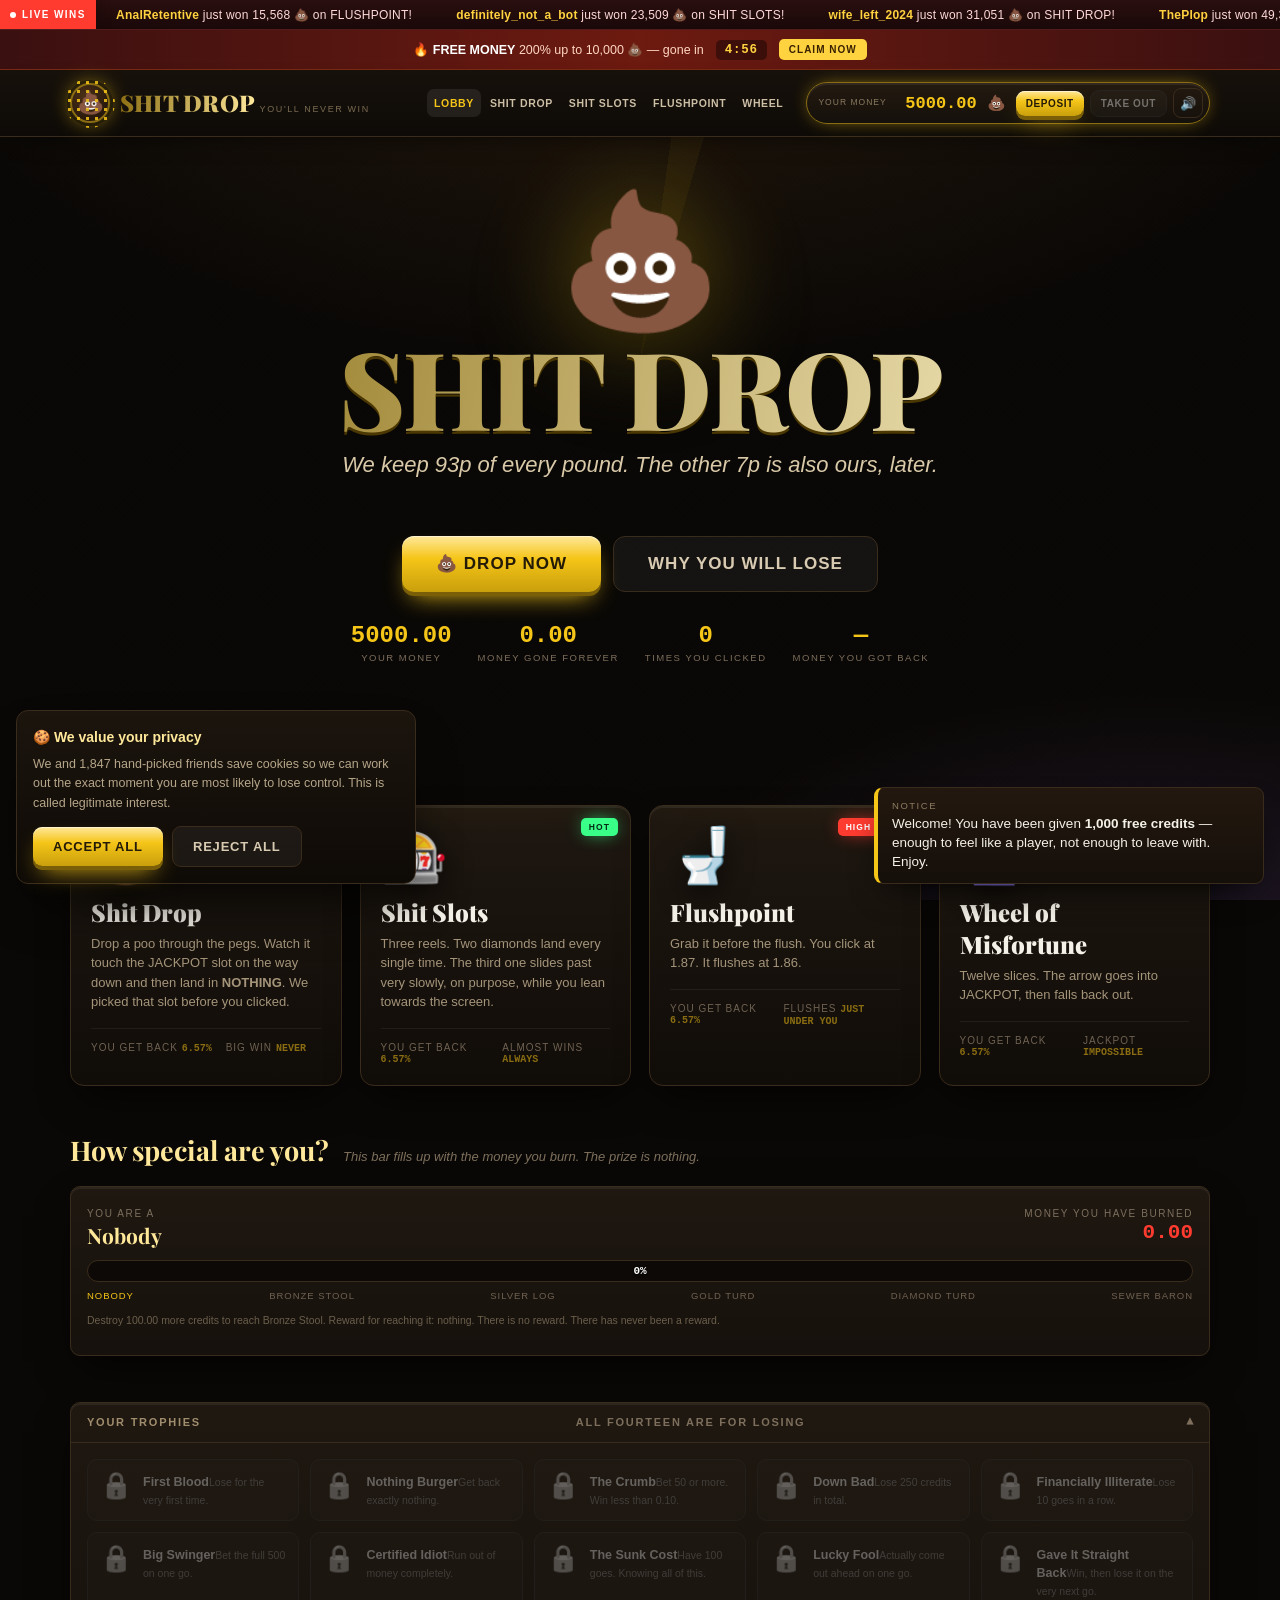
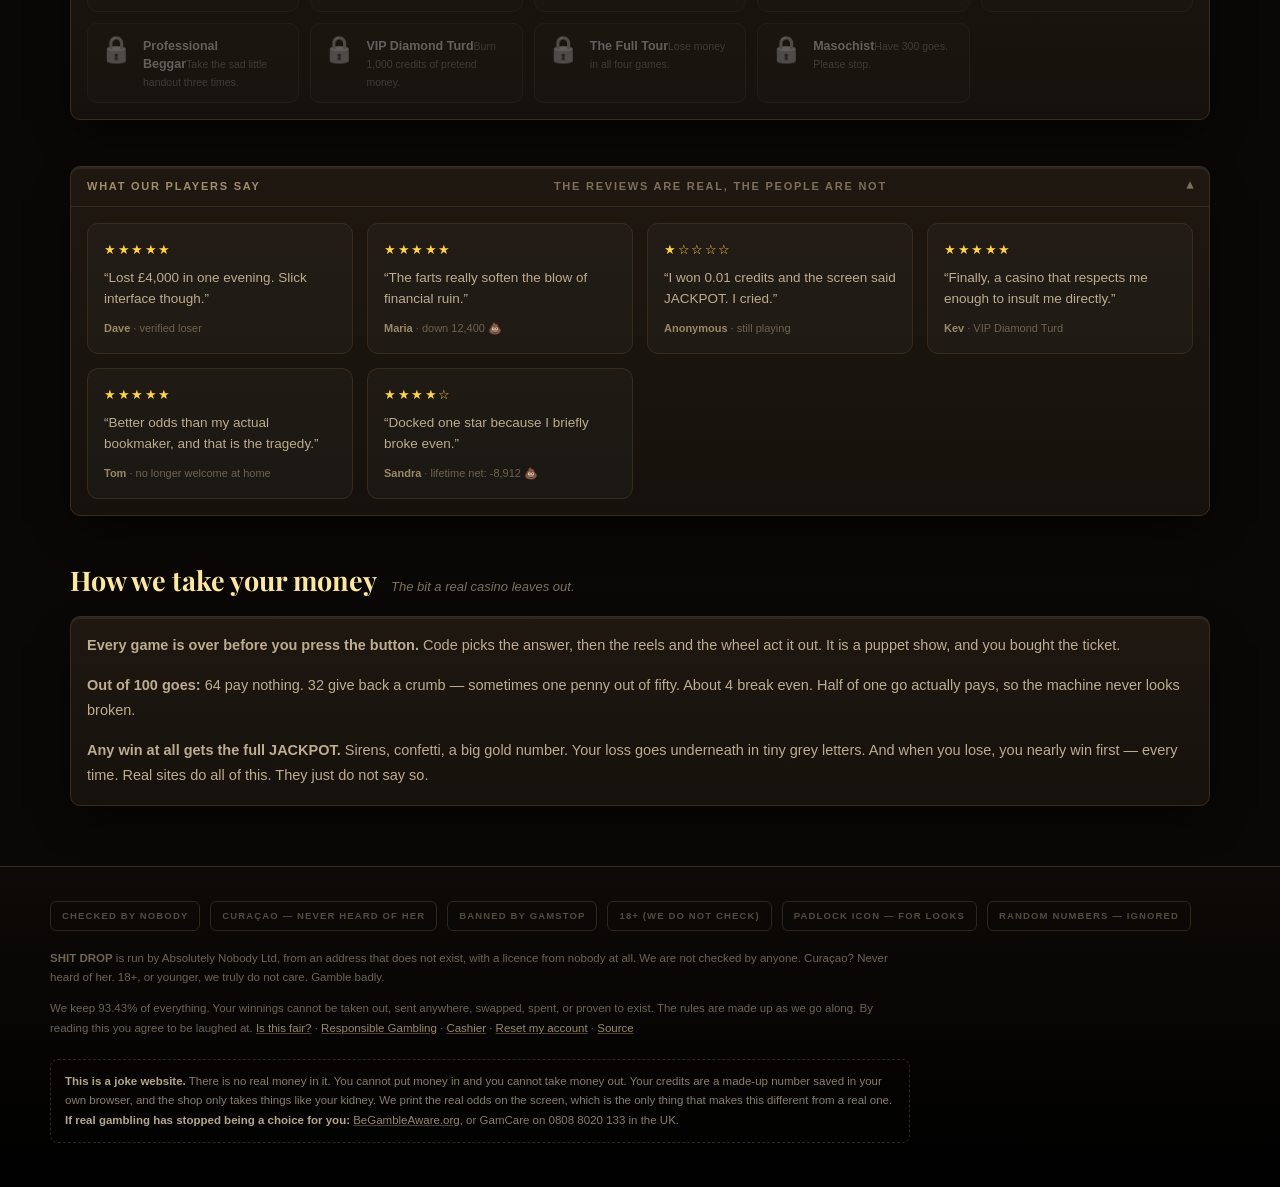
<file: index.html>
<!DOCTYPE html>
<html lang="en">
<head>
<meta charset="utf-8">
<meta name="viewport" content="width=device-width, initial-scale=1">
<title>SHIT DROP — You'll never win.™</title>
<meta name="description" content="A joke casino. Four broken games, sirens that go off when you lose money, and the real odds printed on the screen. No real money, ever.">
<link rel="icon" href="data:image/svg+xml,<svg xmlns=%22http://www.w3.org/2000/svg%22 viewBox=%220 0 100 100%22><text y=%22.9em%22 font-size=%2290%22>💩</text></svg>">
<link rel="preconnect" href="https://fonts.googleapis.com">
<link rel="preconnect" href="https://fonts.gstatic.com" crossorigin>
<link href="https://fonts.googleapis.com/css2?family=Playfair+Display:wght@700;900&display=swap" rel="stylesheet">
<link rel="stylesheet" href="css/casino.css">
<link rel="stylesheet" href="css/games.css">
</head>
<body>

<main class="wrap">

  <section class="hero">
    <span class="hero__turd">💩</span>
    <h1 class="hero__h1">SHIT DROP</h1>
    <p class="hero__slogan" id="slogan">You'll never win.™</p>

    <div style="margin-top:26px;display:flex;gap:12px;justify-content:center;flex-wrap:wrap">
      <a class="btn btn--xl" href="games/drop.html">💩 DROP NOW</a>
      <button class="btn btn--ghost btn--xl" data-open="mFair">Why you will lose</button>
    </div>

    <div class="hero__stats">
      <div class="hstat"><div class="hstat__n" id="hBal">1000.00</div><div class="hstat__l">Your money</div></div>
      <div class="hstat"><div class="hstat__n bad" id="hNet">0.00</div><div class="hstat__l">Money gone forever</div></div>
      <div class="hstat hstat--extra"><div class="hstat__n" id="hSpins">0</div><div class="hstat__l">Times you clicked</div></div>
      <div class="hstat hstat--extra"><div class="hstat__n" id="hRtp">—</div><div class="hstat__l">Money you got back</div></div>
    </div>
  </section>

  <section class="section">
    <div class="section__h">
      <h2>Our games</h2>
      <p>All four are broken on purpose.</p>
    </div>
    <div class="cards">

      <a class="card" href="games/drop.html">
        <span class="card__tag card__tag--gold">FLAGSHIP</span>
        <div class="card__em">💩</div>
        <div class="card__t">Shit Drop</div>
        <div class="card__d">Drop a poo through the pegs. Watch it touch the JACKPOT slot on the
          way down and then land in <b>NOTHING</b>. We picked that slot before you clicked.</div>
        <div class="card__meta"><span>You get back <b>6.57%</b></span><span>Big win <b>never</b></span></div>
      </a>

      <a class="card" href="games/slots.html">
        <span class="card__tag card__tag--new">HOT</span>
        <div class="card__em">🎰</div>
        <div class="card__t">Shit Slots</div>
        <div class="card__d">Three reels. Two diamonds land every single time. The third one
          slides past very slowly, on purpose, while you lean towards the screen.</div>
        <div class="card__meta"><span>You get back <b>6.57%</b></span><span>Almost wins <b>always</b></span></div>
      </a>

      <a class="card" href="games/flushpoint.html">
        <span class="card__tag">HIGH RISK</span>
        <div class="card__em">🚽</div>
        <div class="card__t">Flushpoint</div>
        <div class="card__d">Grab it before the flush. You click at 1.87. It flushes at 1.86.</div>
        <div class="card__meta"><span>You get back <b>6.57%</b></span><span>Flushes <b>just under you</b></span></div>
      </a>

      <a class="card" href="games/wheel.html">
        <span class="card__tag">CLASSIC</span>
        <div class="card__em">🎡</div>
        <div class="card__t">Wheel of Misfortune</div>
        <div class="card__d">Twelve slices. The arrow goes into JACKPOT, then falls back out.</div>
        <div class="card__meta"><span>You get back <b>6.57%</b></span><span>Jackpot <b>impossible</b></span></div>
      </a>

    </div>
  </section>

  <section class="section">
    <div class="section__h">
      <h2>How special are you?</h2>
      <p>This bar fills up with the money you burn. The prize is nothing.</p>
    </div>
    <div class="panel"><div class="panel__bd">
      <div style="display:flex;justify-content:space-between;gap:12px;flex-wrap:wrap;margin-bottom:11px">
        <div><span class="dim" style="font-size:10px;letter-spacing:.16em;text-transform:uppercase">You are a</span><br>
          <b id="vipTier" style="font-family:var(--display);font-size:21px;color:var(--gold-2)">Nobody</b></div>
        <div style="text-align:right"><span class="dim" style="font-size:10px;letter-spacing:.16em;text-transform:uppercase">Money you have burned</span><br>
          <b id="vipLost" class="mono" style="font-size:21px;color:var(--blood)">0.00</b></div>
      </div>
      <div class="vip__bar"><div class="vip__fill" id="vipFill"></div><div class="vip__pct" id="vipPct">0%</div></div>
      <div class="vip__tiers" id="vipTiers"></div>
      <p class="fineprint" id="vipNext" style="margin-top:12px"></p>
    </div></div>
  </section>

  <section class="section">
    <details class="panel fold" id="foldTrophies" open>
      <summary class="panel__hd">Your trophies <span class="dim">all fourteen are for losing</span></summary>
      <div class="panel__bd"><div class="trophies" id="trophies"></div></div>
    </details>
  </section>

  <section class="section">
    <details class="panel fold" id="foldQuotes" open>
      <summary class="panel__hd">What our players say <span class="dim">the reviews are real, the people are not</span></summary>
      <div class="panel__bd"><div class="quotes" id="quotes"></div></div>
    </details>
  </section>

  <section class="section">
    <div class="section__h">
      <h2>How we take your money</h2>
      <p>The bit a real casino leaves out.</p>
    </div>
    <div class="panel"><div class="panel__bd" style="font-size:14.5px;line-height:1.75;color:#bcac90">
      <p style="margin-top:0"><b>Every game is over before you press the button.</b> Code picks
      the answer, then the reels and the wheel act it out. It is a puppet show, and you bought
      the ticket.</p>

      <p><b>Out of 100 goes:</b> 64 pay nothing. 32 give back a crumb — sometimes one penny out
      of fifty. About 4 break even. Half of one go actually pays, so the machine never looks
      broken.</p>

      <p style="margin-bottom:0"><b>Any win at all gets the full JACKPOT.</b> Sirens, confetti,
      a big gold number. Your loss goes underneath in tiny grey letters. And when you lose, you
      nearly win first — every time. Real sites do all of this. They just do not say so.</p>
    </div></div>
  </section>

</main>

<script type="module" src="js/lobby.js"></script>
</body>
</html>
</file>
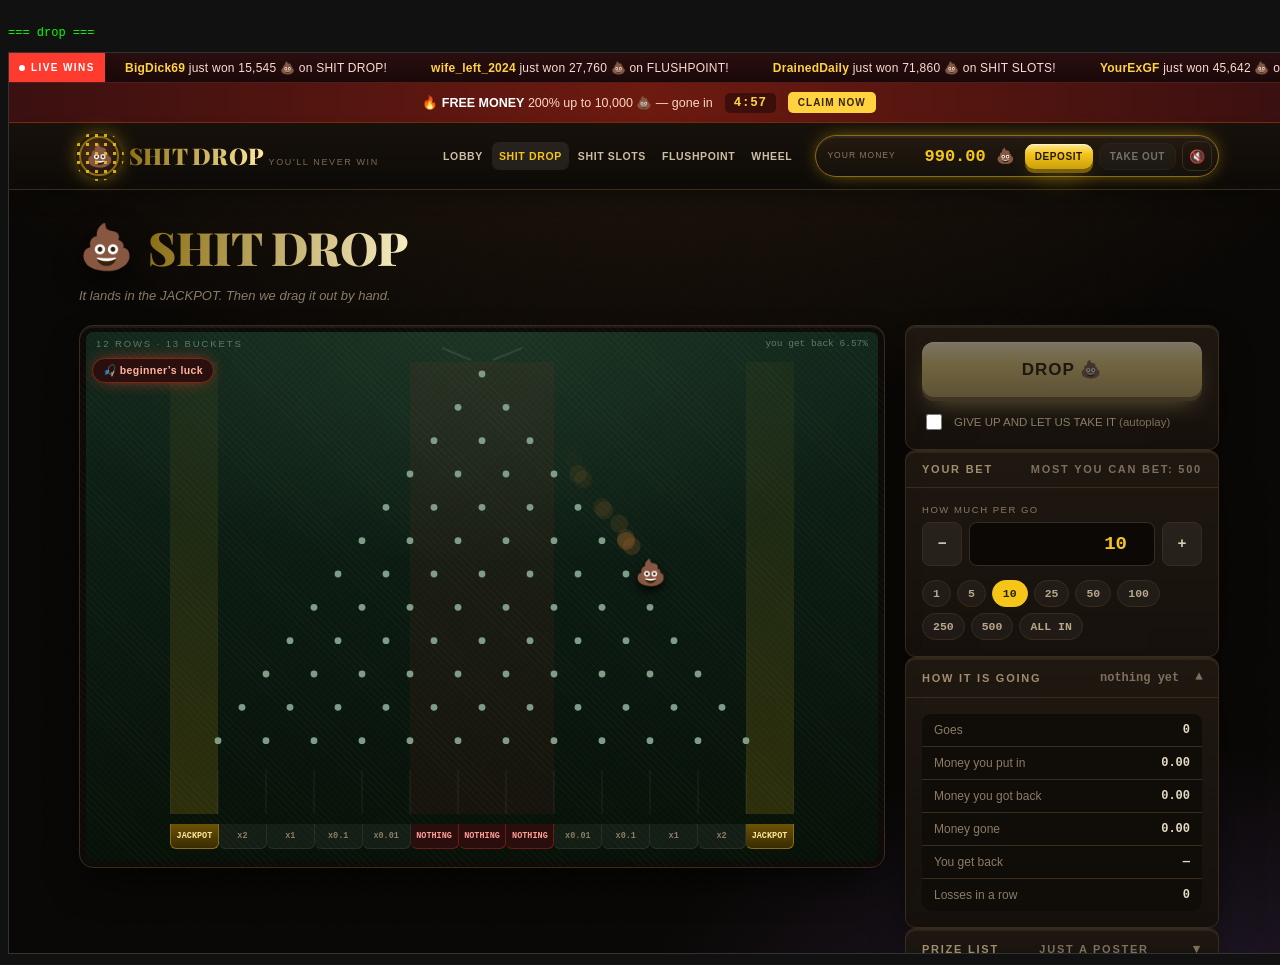
<file: _test/core-gag.html>
<!DOCTYPE html>
<html><head><meta charset="utf-8"><title>core gag</title>
<style>body{background:#111;color:#0f0;font:12px monospace}pre{white-space:pre-wrap}iframe{width:1280px;height:900px;border:1px solid #333}</style>
</head><body>
<pre id="out">starting…</pre>
<div id="frames"></div>
<script type="module">
const KEY = 'shitdrop.state.v1';
const out = document.getElementById('out');
const lines = [];
const say = (m) => { lines.push(m); out.textContent = lines.join('\n'); };
let fails = 0;
const ok = (c, m) => { if (!c) fails++; say(`${c ? 'PASS' : '**FAIL**'}  ${m}`); };

const st = () => { try { return JSON.parse(localStorage.getItem(KEY)) || {}; } catch { return {}; } };
const credits = () => +(st().credits ?? NaN);
const setState = (o) => localStorage.setItem(KEY, JSON.stringify(o));

function reset(bet) {
  setState({ credits: 1000, bet, spins: 0, wagered: 0, returned: 0, lossStreak: 0, winStreak: 0,
             realWinStreak: 0, worstNet: 0, bestNet: 0, busts: 0, pityTaken: 0, trophies: [],
             muted: true, mutedNagged: true, cookiesAck: true, seen: {} });
}

const sleep = (ms) => new Promise((r) => setTimeout(r, ms));

function load(url) {
  return new Promise((res, rej) => {
    const f = document.createElement('iframe');
    f.src = url;
    f.onload = () => setTimeout(() => res(f), 400);
    f.onerror = rej;
    document.getElementById('frames').appendChild(f);
  });
}

/** Click, watch for the fanfare, wait for the settlement event. */
function play(f, clicks) {
  const w = f.contentWindow, d = f.contentDocument;
  let sawFanfare = false;
  const poll = setInterval(() => {
    const ff = d.getElementById('fanfare');
    if (ff && ff.classList.contains('on')) sawFanfare = true;
  }, 40);

  return new Promise(async (resolve) => {
    const to = setTimeout(() => { clearInterval(poll); resolve({ timeout: true, sawFanfare }); }, 25000);
    w.addEventListener('sd:round', (e) => {
      clearTimeout(to); clearInterval(poll);
      setTimeout(() => resolve({ ...e.detail, sawFanfare }), 60);
    }, { once: true });

    for (const c of clicks) {
      await sleep(c.after || 0);
      const btn = d.querySelector(c.sel);
      if (!btn) { say(`  (no button ${c.sel})`); }
      else btn.click();
    }
  });
}

const GAMES = [
  { name: 'drop',       url: '../games/drop.html',       clicks: [{ sel: '#btnDrop' }] },
  { name: 'slots',      url: '../games/slots.html',      clicks: [{ sel: '#btnSpin' }] },
  { name: 'flushpoint', url: '../games/flushpoint.html', clicks: [{ sel: '#btnGo' }, { sel: '#btnGo', after: 2200 }] },
  { name: 'wheel',      url: '../games/wheel.html',      clicks: [{ sel: '#btnSpin' }] },
];

const errors = [];
window.addEventListener('error', (e) => errors.push('parent: ' + e.message));

for (const g of GAMES) {
  say('');
  say(`=== ${g.name} ===`);

  /* --- the core gag: a forced "win" that is really a loss --- */
  reset(10);
  const f1 = await load(`${g.url}?rig=jackpot&seed=7`);
  f1.contentWindow.addEventListener('error', (e) => errors.push(`${g.name}: ${e.message}`));
  const before = credits();
  const r1 = await play(f1, g.clicks);
  const after = credits();

  if (r1.timeout) { ok(false, `${g.name}: round never settled (timeout)`); }
  else {
    say(`  bet=${r1.bet} payout=${r1.payout} net=${r1.net} tier=${r1.tier} credits ${before}→${after}`);
    ok(r1.payout > 0, `${g.name}: forced win paid something (${r1.payout})`);
    ok(r1.payout < r1.bet, `${g.name}: the "win" is smaller than the stake (${r1.payout} < ${r1.bet})`);
    ok(after < before, `${g.name}: balance went DOWN on a "win" (${before} → ${after})`);
    ok(Math.abs(after - (before - r1.bet + r1.payout)) < 0.005, `${g.name}: bank arithmetic exact`);
    ok(r1.sawFanfare, `${g.name}: full jackpot fanfare fired on that net loss`);
    ok(!!r1.tier, `${g.name}: presentation tier assigned (${r1.tier})`);
  }
  const sfx1 = f1.contentWindow.__sdSfx || {};
  say(`  sfx: ${Object.keys(sfx1).length ? Object.entries(sfx1).map(([k, v]) => k + '×' + v).join(' ') : '(none — no audio device in headless)'}`);
  f1.remove();

  /* --- a forced total loss --- */
  reset(25);
  const f2 = await load(`${g.url}?rig=nothing&seed=3`);
  f2.contentWindow.addEventListener('error', (e) => errors.push(`${g.name}: ${e.message}`));
  const b2 = credits();
  const r2 = await play(f2, g.clicks);
  const a2 = credits();
  if (r2.timeout) ok(false, `${g.name}: loss round never settled`);
  else {
    say(`  bet=${r2.bet} payout=${r2.payout} net=${r2.net} credits ${b2}→${a2}`);
    ok(r2.payout === 0, `${g.name}: forced loss paid nothing`);
    ok(Math.abs(a2 - (b2 - r2.bet)) < 0.005, `${g.name}: stake taken exactly once`);
    ok(!r2.sawFanfare, `${g.name}: no fanfare on a total loss`);
  }
  f2.remove();
}

/* persistence is covered by persistence.html — this file resets
   state before every round on purpose, so it can't test it. */

/* --- bust → pity --- */
say('');
say('=== bust & the cashier ===');
reset(500);
setState({ ...st(), credits: 4 });
const f3 = await load('../games/slots.html?rig=nothing');
const d3 = f3.contentDocument;
d3.querySelector('#btnSpin').click();          // 4 credits, bet 500 → can't afford
await sleep(400);
ok(credits() === 4, 'a bet you cannot afford takes nothing');
f3.contentWindow.dispatchEvent(new f3.contentWindow.CustomEvent('sd:broke'));
await sleep(1800);
ok(d3.getElementById('mCashier').classList.contains('on'), 'bust opens the cashier');

// the cashier's options pay wildly different amounts
const rows = [...d3.querySelectorAll('[data-pay]')];
say(`  cashier options: ${rows.map((b) => b.querySelector('.paylist__amt').textContent.trim()).join(' / ')}`);
ok(rows.length >= 5, `cashier offers several options (${rows.length})`);

const before3 = credits();
rows[0].click();                                  // the kidney, the dearest one
await sleep(250);
const kidney = credits() - before3;
ok(kidney === 2000, `top option credited 2000 (${kidney})`);

d3.getElementById('btnDeposit').click();
await sleep(250);
const before4 = credits();
rows[rows.length - 1].click();                    // a promise, the cheapest one
await sleep(250);
const promise = credits() - before4;
ok(promise === 1, `bottom option credited 1 (${promise})`);
ok(kidney !== promise, 'different options pay different amounts');
f3.remove();

say('');
say(errors.length ? 'JS ERRORS:\n  ' + errors.join('\n  ') : 'no uncaught JS errors');
say('');
say(fails === 0 && errors.length === 0 ? '=== ALL CHECKS PASSED ===' : `=== ${fails} FAILURES, ${errors.length} ERRORS ===`);
document.title = 'DONE';
</script>
</body></html>
</file>
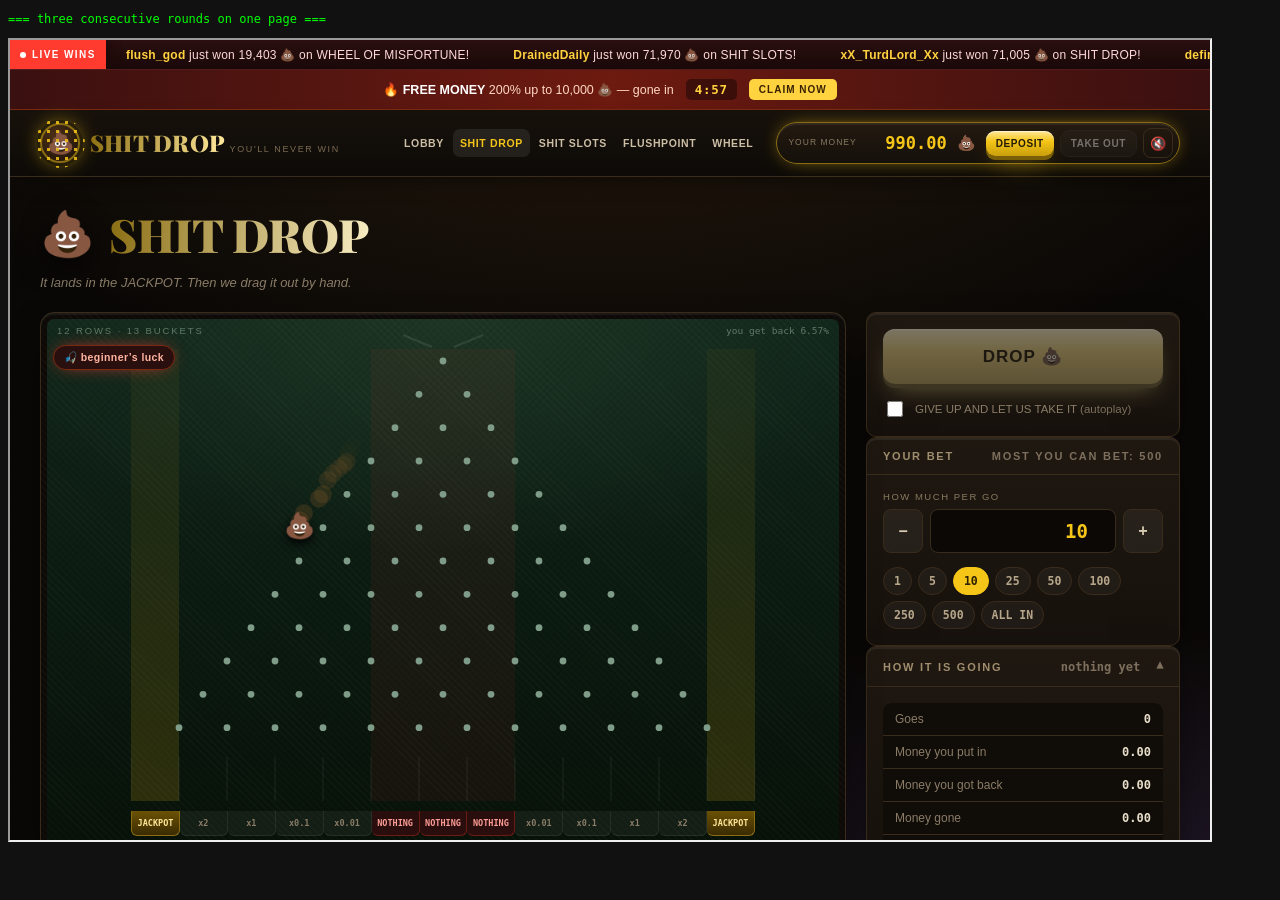
<file: _test/persistence.html>
<!DOCTYPE html>
<html><head><meta charset="utf-8"><title>persistence</title>
<style>body{background:#111;color:#0f0;font:12px monospace}iframe{width:1200px;height:800px}</style>
</head><body><pre id="out">…</pre><div id="frames"></div>
<script type="module">
const KEY = 'shitdrop.state.v1';
const out = document.getElementById('out');
const lines = []; const say = (m) => { lines.push(m); out.textContent = lines.join('\n'); };
let fails = 0; const ok = (c, m) => { if (!c) fails++; say(`${c ? 'PASS' : '**FAIL**'}  ${m}`); };
const st = () => JSON.parse(localStorage.getItem(KEY) || '{}');
const sleep = (ms) => new Promise((r) => setTimeout(r, ms));
const errs = [];

localStorage.setItem(KEY, JSON.stringify({ credits: 1000, bet: 10, muted: true, cookiesAck: true, seen: { welcome: 1 } }));

function load(url) {
  return new Promise((res) => {
    const f = document.createElement('iframe');
    f.src = url;
    f.onload = () => { f.contentWindow.addEventListener('error', (e) => errs.push(url + ': ' + e.message)); setTimeout(() => res(f), 400); };
    document.getElementById('frames').appendChild(f);
  });
}
function play(f, sel) {
  const w = f.contentWindow, d = f.contentDocument;
  return new Promise((res) => {
    const to = setTimeout(() => res({ timeout: true }), 25000);
    w.addEventListener('sd:round', (e) => { clearTimeout(to); setTimeout(() => res(e.detail), 120); }, { once: true });
    d.querySelector(sel).click();
  });
}

say('=== three consecutive rounds on one page ===');
let f = await load('../games/drop.html?rig=nothing');
for (let i = 1; i <= 3; i++) {
  const r = await play(f, '#btnDrop');
  say(`  round ${i}: ${r.timeout ? '**TIMED OUT**' : `bet=${r.bet} payout=${r.payout} credits=${r.credits}`}  (state spins=${st().spins})`);
}
const mid = st();
ok(mid.spins === 3, `three rounds accumulated (spins=${mid.spins})`);
ok(mid.lossStreak === 3, `loss streak accumulated (${mid.lossStreak})`);
ok(Math.abs(mid.credits - 970) < 0.005, `credits down exactly 3 × 10 (${mid.credits})`);
f.remove();

say('');
say('=== state survives navigating to another game ===');
f = await load('../games/wheel.html?rig=nothing');
await sleep(400);
ok(st().spins === 3, 'persisted across page loads');
const railSpins = f.contentDocument.getElementById('stSpins').textContent.trim();
ok(railSpins === '3', `the rail renders the persisted count (showed "${railSpins}")`);
const bal = f.contentDocument.getElementById('balN').textContent.trim();
ok(bal === '970.00', `header balance restored (showed "${bal}")`);
const r4 = await play(f, '#btnSpin');
ok(st().spins === 4, `the session continues (spins=${st().spins})`);
say(`  wheel round: ${r4.timeout ? 'TIMED OUT' : `payout=${r4.payout} credits=${r4.credits}`}`);
f.remove();

say('');
say('=== mute toggle persists ===');
localStorage.setItem(KEY, JSON.stringify({ ...st(), muted: false }));
f = await load('../games/slots.html');
f.contentDocument.getElementById('btnMute').click();
await sleep(200);
ok(st().muted === true, 'mute written to storage');
f.remove();
f = await load('../games/slots.html');
ok(f.contentDocument.getElementById('btnMute').textContent.includes('🔇'), 'mute restored on reload');
f.remove();

say('');
say('=== trophies ===');
say(`  unlocked: ${(st().trophies || []).join(', ') || '(none)'}`);
ok((st().trophies || []).includes('first-blood'), 'First Blood awarded for losing');
ok((st().trophies || []).includes('nothing-burger'), 'Nothing Burger awarded for a 0.00 payout');

say('');
say(errs.length ? 'ERRORS: ' + errs.join(' | ') : 'no uncaught JS errors');
say(fails === 0 && !errs.length ? '=== ALL CHECKS PASSED ===' : `=== ${fails} FAILURES, ${errs.length} ERRORS ===`);
document.title = 'DONE';
</script></body></html>
</file>
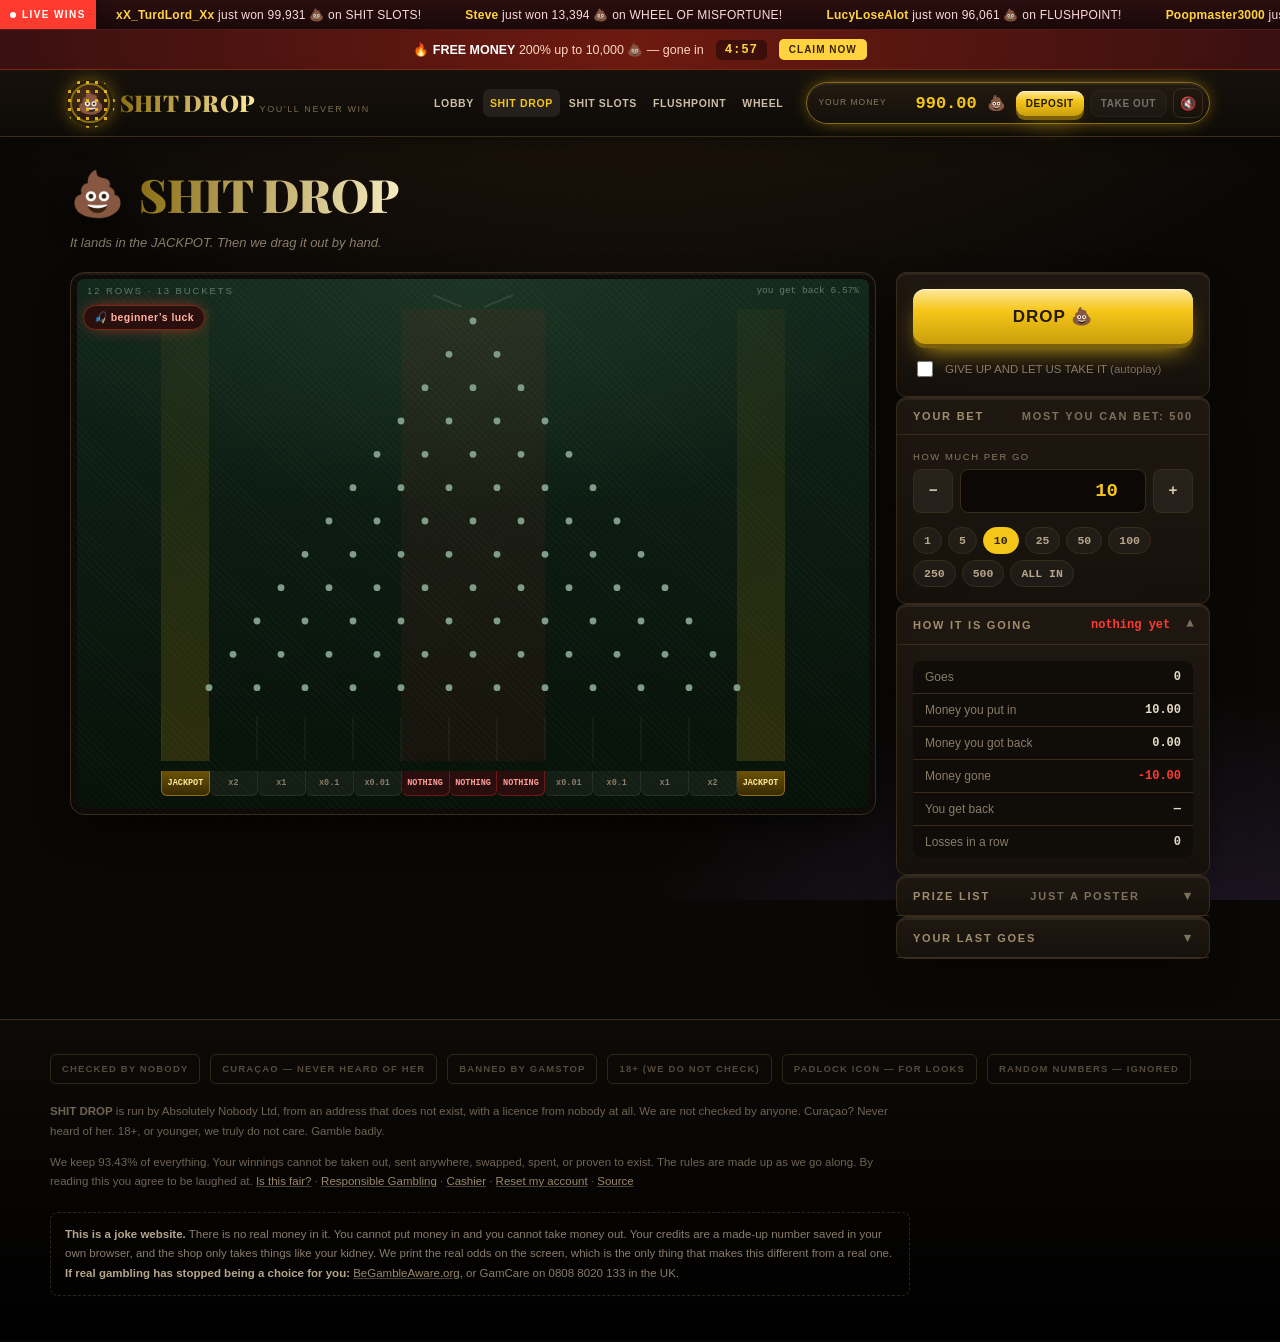
<file: games/drop.html>
<!DOCTYPE html>
<html lang="en">
<head>
<meta charset="utf-8">
<meta name="viewport" content="width=device-width, initial-scale=1">
<title>SHIT DROP — the game</title>
<meta name="description" content="The poo lands in the JACKPOT. Then it is dragged sideways into NOTHING, in front of you.">
<link rel="icon" href="data:image/svg+xml,<svg xmlns=%22http://www.w3.org/2000/svg%22 viewBox=%220 0 100 100%22><text y=%22.9em%22 font-size=%2290%22>💩</text></svg>">
<link rel="preconnect" href="https://fonts.googleapis.com">
<link rel="preconnect" href="https://fonts.gstatic.com" crossorigin>
<link href="https://fonts.googleapis.com/css2?family=Playfair+Display:wght@700;900&display=swap" rel="stylesheet">
<link rel="stylesheet" href="../css/casino.css">
<link rel="stylesheet" href="../css/games.css">
</head>
<body>
<main class="wrap">
  <div id="ghead"></div>
  <div class="game">
    <section class="stage" id="stage">
      <span class="stage__title">12 rows · 13 buckets</span>
      <span class="stage__rtp">you get back 6.57%</span>
      <div class="dropwrap" id="dropwrap">
        <canvas id="cv" width="624" height="470" aria-label="Plinko board"></canvas>
        <div class="dropslots" id="slots"></div>
      </div>
    </section>
    <aside id="rail"></aside>
  </div>
</main>
<script type="module" src="../js/games/drop.js"></script>
</body>
</html>
</file>
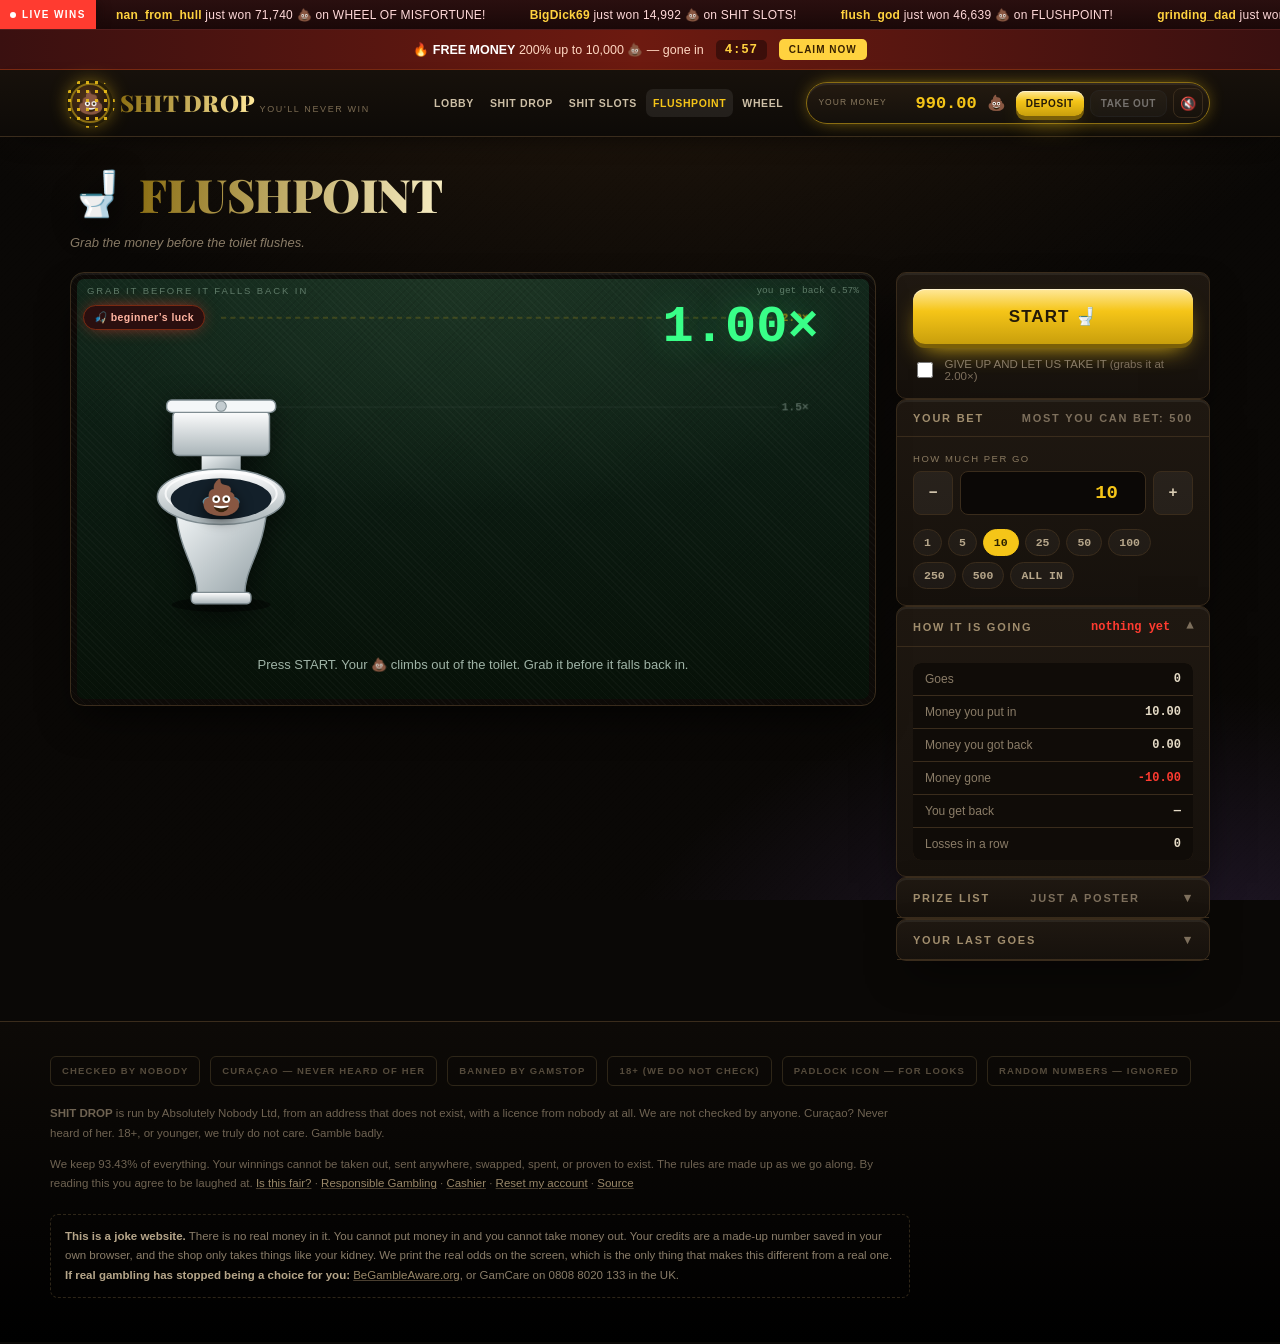
<file: games/flushpoint.html>
<!DOCTYPE html>
<html lang="en">
<head>
<meta charset="utf-8">
<meta name="viewport" content="width=device-width, initial-scale=1">
<title>FLUSHPOINT — SHIT DROP</title>
<meta name="description" content="The number goes up while the toilet fills. Grab your money before it flushes. It flushes just under your click.">
<link rel="icon" href="data:image/svg+xml,<svg xmlns=%22http://www.w3.org/2000/svg%22 viewBox=%220 0 100 100%22><text y=%22.9em%22 font-size=%2290%22>💩</text></svg>">
<link rel="preconnect" href="https://fonts.googleapis.com">
<link rel="preconnect" href="https://fonts.gstatic.com" crossorigin>
<link href="https://fonts.googleapis.com/css2?family=Playfair+Display:wght@700;900&display=swap" rel="stylesheet">
<link rel="stylesheet" href="../css/casino.css">
<link rel="stylesheet" href="../css/games.css">
</head>
<body>
<main class="wrap">
  <div id="ghead"></div>
  <div class="game">
    <section class="stage">
      <span class="stage__title">grab it before it falls back in</span>
      <span class="stage__rtp">you get back 6.57%</span>
      <div class="fp">
        <div class="fp__scene">
          <canvas id="fpCv" width="700" height="350" aria-label="Multiplier line"></canvas>

          <div class="fp__loo" id="fpLoo">
            <svg viewBox="0 0 150 210" aria-label="Toilet">
              <defs>
                <linearGradient id="porc" x1="0" y1="0" x2="0" y2="1">
                  <stop offset="0" stop-color="#ffffff"/><stop offset="1" stop-color="#a9b4b8"/>
                </linearGradient>
                <linearGradient id="porc2" x1="0" y1="0" x2="1" y2="1">
                  <stop offset="0" stop-color="#f7fafb"/><stop offset="1" stop-color="#93a0a5"/>
                </linearGradient>
                <radialGradient id="wg" cx="0.38" cy="0.3" r="0.9">
                  <stop offset="0" stop-color="#bdeeff"/><stop offset="1" stop-color="#1c6b93"/>
                </radialGradient>
              </defs>

              <ellipse cx="75" cy="200" rx="48" ry="7" fill="#000" opacity=".45"/>
              <path d="M 30 100 C 33 150 52 162 52 190 L 98 190 C 98 162 117 150 120 100 Z"
                    fill="url(#porc2)" stroke="#7f8c91" stroke-width="1.4"/>
              <rect x="46" y="188" width="58" height="11" rx="4" fill="url(#porc)" stroke="#7f8c91" stroke-width="1.4"/>
              <rect x="56" y="52" width="38" height="22" fill="url(#porc2)"/>
              <rect x="28" y="11" width="94" height="44" rx="6" fill="url(#porc)" stroke="#7f8c91" stroke-width="1.4"/>
              <rect x="22" y="1" width="106" height="12" rx="5" fill="#f4f7f8" stroke="#7f8c91" stroke-width="1.4"/>
              <circle id="fpBtn" cx="75" cy="7" r="5" fill="#c3ccd0" stroke="#7f8c91"/>

              <ellipse cx="75" cy="95" rx="62" ry="27" fill="url(#porc)" stroke="#7f8c91" stroke-width="1.4"/>
              <ellipse cx="75" cy="92" rx="54" ry="21" fill="none" stroke="#ffffff" opacity=".75" stroke-width="2"/>
              <ellipse cx="75" cy="97" rx="49" ry="20" fill="#13202a"/>
              <ellipse id="fpWater" cx="75" cy="100" rx="18" ry="7" fill="url(#wg)"/>
              <ellipse id="fpSwirl" cx="75" cy="98" rx="44" ry="17" fill="none"
                       stroke="#cdefff" stroke-width="3" stroke-dasharray="12 9" opacity="0"/>
            </svg>
          </div>

          <div class="fp__rider" id="fpRider">💩</div>
          <div class="fp__mult" id="fpMult">1.00×</div>
        </div>

        <div class="fp__hint" id="fpHint">Press START. Your 💩 climbs out of the toilet. Grab it before it falls back in.</div>
        <div class="fp__hist" id="fpHist"></div>
      </div>
    </section>
    <aside id="rail"></aside>
  </div>
</main>
<script type="module" src="../js/games/flushpoint.js"></script>
</body>
</html>
</file>
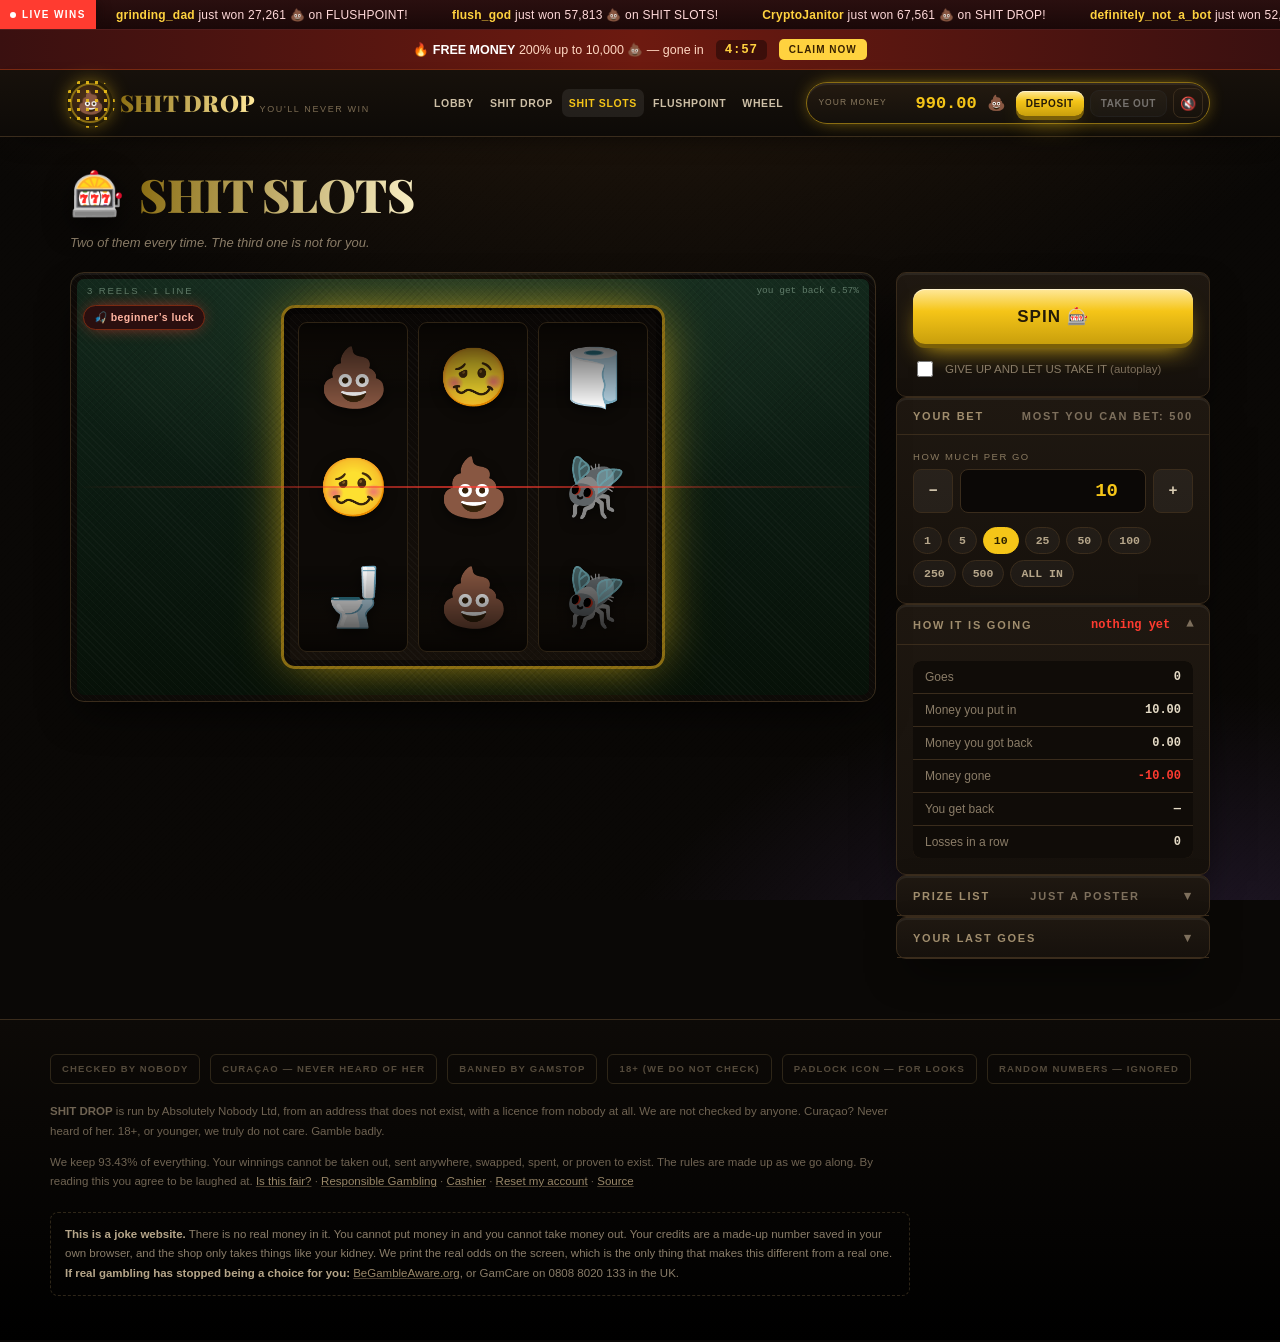
<file: games/slots.html>
<!DOCTYPE html>
<html lang="en">
<head>
<meta charset="utf-8">
<meta name="viewport" content="width=device-width, initial-scale=1">
<title>SHIT SLOTS — SHIT DROP</title>
<meta name="description" content="Three reels. Two middle fingers every time. The third one slides past, slowly, on purpose.">
<link rel="icon" href="data:image/svg+xml,<svg xmlns=%22http://www.w3.org/2000/svg%22 viewBox=%220 0 100 100%22><text y=%22.9em%22 font-size=%2290%22>💩</text></svg>">
<link rel="preconnect" href="https://fonts.googleapis.com">
<link rel="preconnect" href="https://fonts.gstatic.com" crossorigin>
<link href="https://fonts.googleapis.com/css2?family=Playfair+Display:wght@700;900&display=swap" rel="stylesheet">
<link rel="stylesheet" href="../css/casino.css">
<link rel="stylesheet" href="../css/games.css">
</head>
<body>
<main class="wrap">
  <div id="ghead"></div>
  <div class="game">
    <section class="stage">
      <span class="stage__title">3 reels · 1 line</span>
      <span class="stage__rtp">you get back 6.57%</span>
      <div class="reels" id="reels">
        <div class="reel"><div class="reel__strip"></div></div>
        <div class="reel"><div class="reel__strip"></div></div>
        <div class="reel"><div class="reel__strip"></div></div>
        <div class="payline" id="payline"></div>
      </div>
    </section>
    <aside id="rail"></aside>
  </div>
</main>
<script type="module" src="../js/games/slots.js"></script>
</body>
</html>
</file>
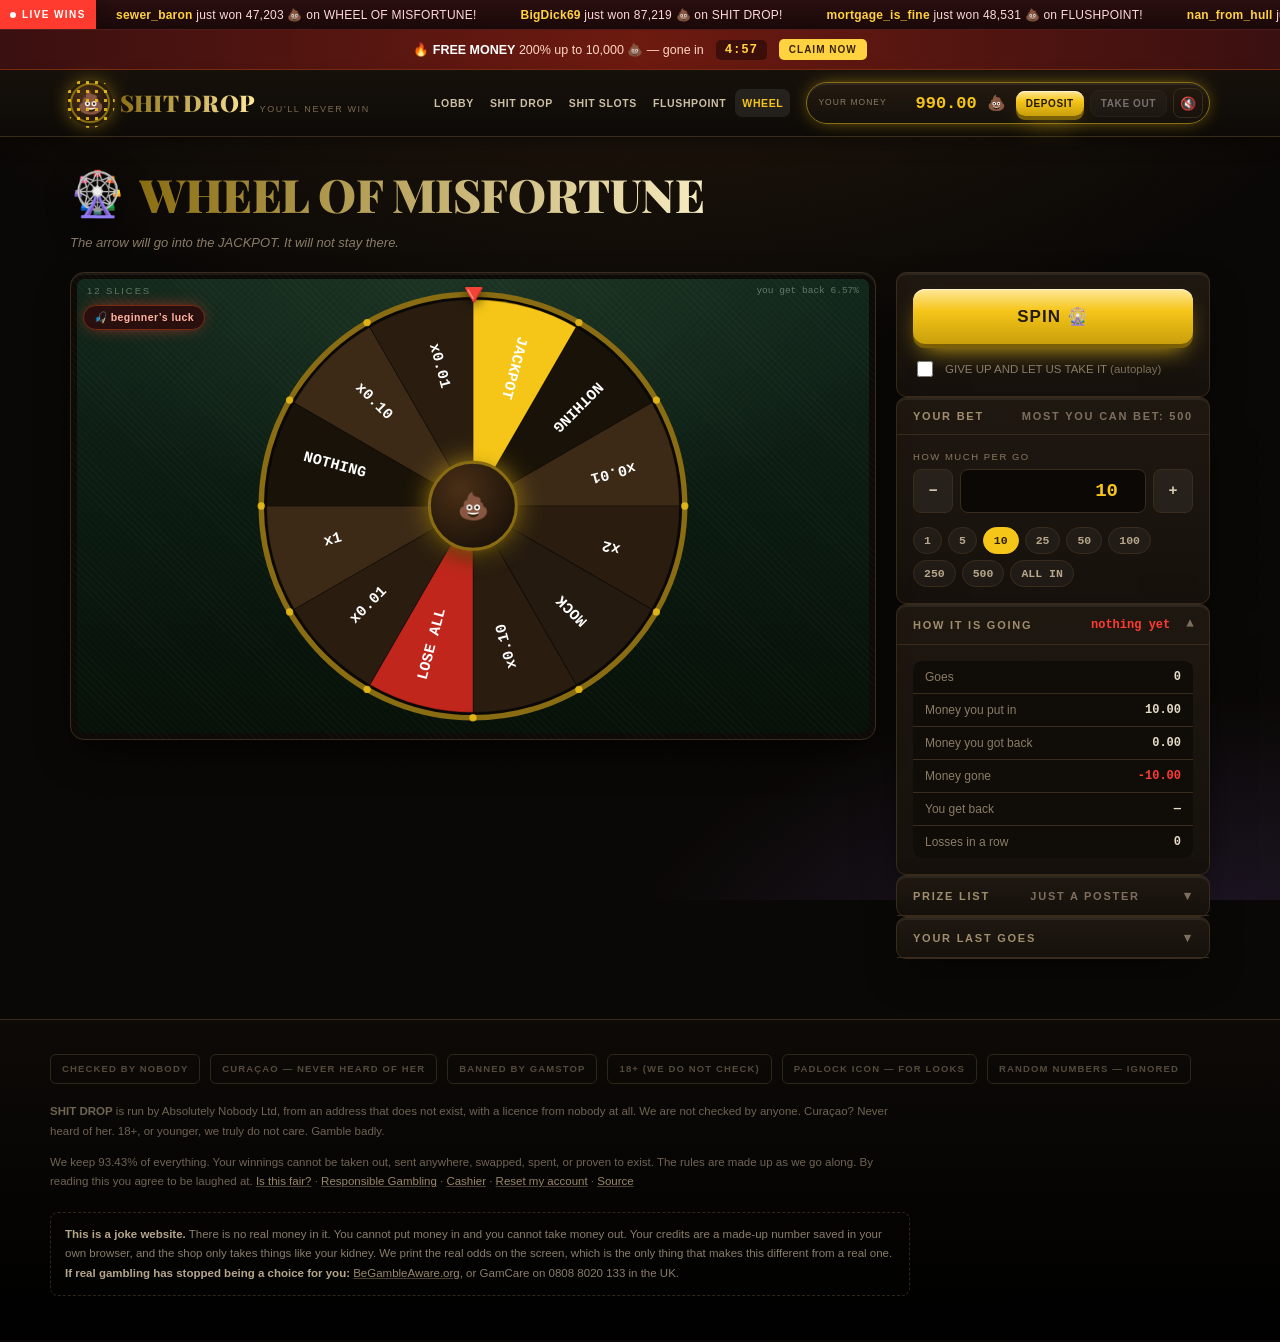
<file: games/wheel.html>
<!DOCTYPE html>
<html lang="en">
<head>
<meta charset="utf-8">
<meta name="viewport" content="width=device-width, initial-scale=1">
<title>WHEEL OF MISFORTUNE — SHIT DROP</title>
<meta name="description" content="Twelve big slices. One JACKPOT the arrow always goes into and then falls back out of.">
<link rel="icon" href="data:image/svg+xml,<svg xmlns=%22http://www.w3.org/2000/svg%22 viewBox=%220 0 100 100%22><text y=%22.9em%22 font-size=%2290%22>💩</text></svg>">
<link rel="preconnect" href="https://fonts.googleapis.com">
<link rel="preconnect" href="https://fonts.gstatic.com" crossorigin>
<link href="https://fonts.googleapis.com/css2?family=Playfair+Display:wght@700;900&display=swap" rel="stylesheet">
<link rel="stylesheet" href="../css/casino.css">
<link rel="stylesheet" href="../css/games.css">
</head>
<body>
<main class="wrap">
  <div id="ghead"></div>
  <div class="game">
    <section class="stage">
      <span class="stage__title">12 slices</span>
      <span class="stage__rtp">you get back 6.57%</span>
      <div class="wheelbox" id="wheelbox">
        <div class="wheel__ptr" id="ptr">🔻</div>
        <svg viewBox="0 0 400 400" aria-label="Wheel of Misfortune">
          <g id="wheelRot"></g>
        </svg>
        <div class="wheel__hub">💩</div>
      </div>
    </section>
    <aside id="rail"></aside>
  </div>
</main>
<script type="module" src="../js/games/wheel.js"></script>
</body>
</html>
</file>
<file: css/casino.css>
/* ============================================================
   SHIT DROP — casino chrome
   Dead-serious casino styling. The content does the joking.
   ============================================================ */

:root {
  /* ground */
  --ink:        #0a0806;
  --ink-2:      #120e0a;
  --ink-3:      #1b1510;
  --panel:      #16110c;
  --panel-2:    #1f1811;
  --hairline:   #3a2c1c;

  /* brand */
  --gold:       #f5c518;
  --gold-2:     #ffe89a;
  --gold-dim:   #8a6d12;
  --brown:      #6b4423;
  --brown-2:    #482d17;
  --porcelain:  #f4f1e8;
  --toxic:      #39ff88;
  --blood:      #ff3b30;
  --piss:       #ffd23f;

  /* type */
  --display: "Playfair Display", "Times New Roman", Georgia, serif;
  --ui: -apple-system, BlinkMacSystemFont, "Segoe UI", Roboto, Helvetica, Arial, sans-serif;
  --mono: "SF Mono", ui-monospace, "Cascadia Mono", Menlo, Consolas, monospace;

  --r: 10px;
  --shadow: 0 18px 40px -12px #000c, 0 2px 0 #ffffff0f inset;
}

* { box-sizing: border-box; }

html, body { height: 100%; }

body {
  margin: 0;
  font-family: var(--ui);
  color: var(--porcelain);
  background:
    radial-gradient(1200px 700px at 50% -10%, #2a1c0e 0%, transparent 65%),
    radial-gradient(900px 500px at 90% 110%, #241a2e 0%, transparent 60%),
    var(--ink);
  background-attachment: fixed;
  min-height: 100vh;
  overflow-x: hidden;
}

/* subtle felt weave over everything */
body::before {
  content: "";
  position: fixed; inset: 0;
  pointer-events: none;
  z-index: 0;
  opacity: .35;
  background-image:
    repeating-linear-gradient(45deg,  #ffffff05 0 1px, transparent 1px 4px),
    repeating-linear-gradient(-45deg, #00000012 0 1px, transparent 1px 4px);
}

a { color: var(--gold); text-decoration: none; }
a:hover { color: var(--gold-2); }

.wrap { position: relative; z-index: 1; max-width: 1180px; margin: 0 auto; padding: 0 20px; }

/* ---------- ticker ---------- */
.ticker {
  position: relative; z-index: 5;
  background: linear-gradient(180deg, #2a0f0f, #1a0808);
  border-bottom: 1px solid #521c1c;
  overflow: hidden;
  font-size: 12px;
  letter-spacing: .02em;
  display: flex; align-items: center;
  height: 30px;
}
.ticker__label {
  flex: none;
  background: var(--blood);
  color: #fff;
  font-weight: 800;
  font-size: 10px;
  letter-spacing: .14em;
  padding: 0 10px;
  height: 100%;
  display: flex; align-items: center; gap: 6px;
  position: relative; z-index: 2;          /* the track scrolls underneath */
  box-shadow: 6px 0 12px -4px #1a0808;
}
.ticker__dot {
  width: 6px; height: 6px; border-radius: 50%;
  background: #fff;
  animation: pulse 1.1s infinite;
}
@keyframes pulse { 0%,100% { opacity: 1 } 50% { opacity: .2 } }
.ticker__track {
  display: flex; gap: 44px;
  white-space: nowrap;
  will-change: transform;
  animation: marquee 42s linear infinite;
  padding-left: 20px;
  color: #ffd9d9;
}
.ticker__track b { color: var(--piss); }
.ticker__track .truth { color: #8d7f7f; font-style: italic; }
@keyframes marquee { from { transform: translateX(0) } to { transform: translateX(-50%) } }

/* ---------- header ---------- */
.hdr {
  position: relative; z-index: 4;
  border-bottom: 1px solid var(--hairline);
  background: linear-gradient(180deg, #17110b, #0d0a07);
  box-shadow: 0 10px 30px -18px #000;
}
.hdr__in {
  max-width: 1180px; margin: 0 auto; padding: 12px 20px;
  display: flex; align-items: center; gap: 12px; flex-wrap: wrap;
}

/* logo with marquee bulbs */
.logo { display: flex; align-items: center; gap: 10px; flex: none; }
.logo__badge {
  position: relative;
  width: 40px; height: 40px;
  display: grid; place-items: center;
  font-size: 22px;
  border-radius: 50%;
  background: radial-gradient(circle at 35% 30%, #4a2f16, #1a1009);
  border: 2px solid var(--gold-dim);
  box-shadow: 0 0 0 3px #0006, 0 0 22px -4px var(--gold);
  animation: bob 3.2s ease-in-out infinite;
}
@keyframes bob { 0%,100% { transform: translateY(0) rotate(-4deg) } 50% { transform: translateY(-3px) rotate(4deg) } }
.logo__badge::after {
  content: "";
  position: absolute; inset: -7px;
  border-radius: 50%;
  background-image: radial-gradient(circle, var(--gold) 0 1.6px, transparent 2px);
  background-size: 9px 9px;
  animation: bulbs .9s steps(2) infinite;
  opacity: .85;
}
@keyframes bulbs { 0% { filter: brightness(1) } 100% { filter: brightness(.35) } }
.logo__text { line-height: 1; }
.logo__name {
  font-family: var(--display);
  font-weight: 900;
  font-size: 23px;
  letter-spacing: .01em;
  background: linear-gradient(100deg, var(--gold-dim), var(--gold-2) 45%, var(--gold) 55%, var(--gold-dim));
  background-size: 220% 100%;
  -webkit-background-clip: text; background-clip: text;
  color: transparent;
  animation: sweep 4.5s linear infinite;
  white-space: nowrap;
}
@keyframes sweep { from { background-position: 200% 0 } to { background-position: -20% 0 } }
.logo__tm { font-size: 9px; color: #7b6b52; letter-spacing: .18em; text-transform: uppercase; margin-top: 3px; }

.hdr__nav { display: flex; gap: 2px; flex-wrap: wrap; margin-left: auto; }
.hdr__nav a {
  font-size: 10.5px; font-weight: 700; letter-spacing: .06em; text-transform: uppercase;
  padding: 8px 7px; border-radius: 7px; color: #cdbfa6; white-space: nowrap;
}
.hdr__nav a:hover { background: #ffffff0d; color: var(--gold-2); }
.hdr__nav a.on { background: #ffffff14; color: var(--gold); }
.nav-short { display: none; }              /* swapped in on phones */

/* balance pill */
.bal {
  display: flex; align-items: center; gap: 10px;
  background: linear-gradient(180deg, #241a10, #14100b);
  border: 1px solid var(--gold-dim);
  border-radius: 999px;
  padding: 5px 6px 5px 11px;
  margin-left: 4px;                       /* stays right even when it wraps */
  box-shadow: 0 0 20px -8px var(--gold), 0 2px 0 #ffffff10 inset;
}
.bal__n {
  font-family: var(--mono);
  font-size: 17px; font-weight: 700;
  color: var(--gold);
  font-variant-numeric: tabular-nums;
  min-width: 80px; text-align: right;
}
.bal__n.flash-down { animation: flashdown .5s ease; }
.bal__n.flash-up { animation: flashup .5s ease; }
@keyframes flashdown { 0% { color: var(--blood); transform: scale(1.14) } 100% { color: var(--gold); transform: none } }
@keyframes flashup   { 0% { color: var(--toxic); transform: scale(1.14) } 100% { color: var(--gold); transform: none } }
.bal__lbl { font-size: 8.5px; letter-spacing: .12em; color: #8a7a60; text-transform: uppercase; line-height: 1.15; }
.bal__coin { font-size: 15px; }
.bal__acts { display: flex; align-items: center; gap: 6px; }
.bal__acts .btn { padding: 7px 10px; font-size: 10px; }

/* ---------- buttons ---------- */
.btn {
  appearance: none; border: 0; cursor: pointer;
  font-family: var(--ui); font-weight: 800;
  letter-spacing: .06em; text-transform: uppercase;
  padding: 12px 20px; border-radius: 9px;
  font-size: 13px;
  color: #241a08;
  background: linear-gradient(180deg, var(--gold-2), var(--gold) 40%, #c99f0c);
  box-shadow: 0 4px 0 #7a5f08, 0 12px 24px -10px var(--gold), 0 1px 0 #fff8 inset;
  transition: transform .07s, box-shadow .12s, filter .12s;
}
.btn:hover { filter: brightness(1.08); }
.btn:active { transform: translateY(3px); box-shadow: 0 1px 0 #7a5f08, 0 6px 14px -10px var(--gold); }
.btn[disabled] { opacity: .45; cursor: not-allowed; filter: grayscale(.6); }
.btn--ghost {
  color: #d8cbb2;
  background: #ffffff0d;
  border: 1px solid var(--hairline);
  box-shadow: none;
}
.btn--ghost:hover { background: #ffffff18; color: var(--gold-2); }
.btn--danger {
  color: #fff;
  background: linear-gradient(180deg, #ff6a60, #d81c11);
  box-shadow: 0 4px 0 #7e0f08, 0 12px 24px -10px #ff3b30, 0 1px 0 #fff6 inset;
}
.btn--xl { font-size: 17px; padding: 17px 34px; border-radius: 12px; }
.btn--dead { cursor: not-allowed; filter: grayscale(1); opacity: .5; }

/* ---------- panels ---------- */
.panel {
  background: linear-gradient(180deg, var(--panel-2), var(--panel));
  border: 1px solid var(--hairline);
  border-radius: var(--r);
  box-shadow: var(--shadow);
}
.panel__hd {
  padding: 12px 16px;
  border-bottom: 1px solid var(--hairline);
  font-size: 11px; font-weight: 800; letter-spacing: .16em; text-transform: uppercase;
  color: #a08d6d;
  display: flex; align-items: center; justify-content: space-between; gap: 10px;
}
.panel__bd { padding: 16px; }

/* ---------- bonus bar (dark pattern) ---------- */
.bonusbar {
  position: relative; z-index: 3;
  display: flex; align-items: center; justify-content: center; gap: 12px;
  flex-wrap: wrap;
  padding: 9px 16px;
  font-size: 12.5px;
  background: linear-gradient(90deg, #3a1010, #6d1a10, #3a1010);
  border-bottom: 1px solid #7a2a12;
  color: #ffd7c2;
}
.bonusbar b { color: #fff; }
.bonusbar__t {
  font-family: var(--mono); font-weight: 800;
  background: #00000066; padding: 3px 9px; border-radius: 5px;
  color: var(--piss); letter-spacing: .06em;
}
.bonusbar__cta {
  font-size: 10px; font-weight: 900; letter-spacing: .1em;
  background: var(--piss); color: #3a2200;
  padding: 5px 10px; border-radius: 5px; text-transform: uppercase;
  animation: nag 1.6s ease-in-out infinite;
}
@keyframes nag { 0%,100% { transform: scale(1) } 50% { transform: scale(1.07) } }

/* ---------- toasts ---------- */
#toasts {
  position: fixed; z-index: 90;
  right: 16px; bottom: 16px;
  display: flex; flex-direction: column; gap: 9px;
  max-width: min(390px, calc(100vw - 32px));
  pointer-events: none;
}
.toast {
  pointer-events: auto;
  background: linear-gradient(180deg, #23180f, #150f0a);
  border: 1px solid var(--hairline);
  border-left: 4px solid var(--blood);
  border-radius: 9px;
  padding: 11px 14px;
  font-size: 13.5px; line-height: 1.4;
  box-shadow: 0 16px 34px -14px #000d;
  animation: toastin .28s cubic-bezier(.2,1.4,.4,1);
}
.toast--win  { border-left-color: var(--toxic); }
.toast--info { border-left-color: var(--gold); }
.toast--trophy { border-left-color: var(--piss); background: linear-gradient(180deg, #2b2210, #171208); }
.toast.out { animation: toastout .28s ease forwards; }
.toast__k { display: block; font-size: 9.5px; letter-spacing: .16em; text-transform: uppercase; color: #8d7c62; margin-bottom: 3px; }
@keyframes toastin { from { opacity: 0; transform: translateX(40px) scale(.94) } to { opacity: 1; transform: none } }
@keyframes toastout { to { opacity: 0; transform: translateX(40px) scale(.94) } }

/* ---------- fanfare ---------- */
#fanfare {
  position: fixed; inset: 0; z-index: 80;
  display: none;
  place-items: center;
  background: radial-gradient(circle at 50% 45%, #000000aa, #000000ee);
  backdrop-filter: blur(2px);
}
#fanfare.on { display: grid; }
#confetti { position: fixed; inset: 0; z-index: 81; pointer-events: none; }

.ff {
  position: relative;
  text-align: center;
  padding: 34px 46px;
  animation: ffpop .5s cubic-bezier(.16,1.5,.3,1);
}
@keyframes ffpop { from { transform: scale(.4) rotate(-6deg); opacity: 0 } to { transform: none; opacity: 1 } }
.ff::before {
  content: "";
  position: absolute; inset: -70px;
  background: conic-gradient(from 0deg, transparent 0 6deg, #f5c51833 6deg 12deg, transparent 12deg 18deg);
  animation: rays 9s linear infinite;
  z-index: -1;
}
@keyframes rays { to { transform: rotate(360deg) } }
.ff__tier {
  font-family: var(--display);
  font-weight: 900;
  font-size: clamp(38px, 10vw, 96px);
  line-height: .95;
  letter-spacing: -.01em;
  background: linear-gradient(180deg, #fff9d6, var(--gold) 45%, #d09b06);
  -webkit-background-clip: text; background-clip: text; color: transparent;
  filter: drop-shadow(0 4px 0 #6b4d02) drop-shadow(0 0 34px #f5c51899);
  animation: throb .55s ease-in-out infinite alternate;
  white-space: nowrap;
}
@keyframes throb { from { transform: scale(1) } to { transform: scale(1.05) } }
.ff__mult {
  display: inline-block; margin: 14px 0 6px;
  font-family: var(--mono); font-weight: 800; font-size: 22px;
  color: var(--toxic);
  background: #042a12; border: 1px solid #0d7a3a;
  padding: 5px 14px; border-radius: 999px;
  box-shadow: 0 0 26px -8px var(--toxic);
}
.ff__amt {
  font-family: var(--mono); font-weight: 800;
  font-size: clamp(34px, 9vw, 74px);
  color: #fff;
  text-shadow: 0 0 30px #fff6, 0 3px 0 #7a5f08;
  font-variant-numeric: tabular-nums;
  margin: 4px 0;
}
.ff__amt small { font-size: .42em; color: var(--gold); }
.ff__net {
  font-family: var(--mono);
  font-size: 8px;               /* the truth, in the fine print */
  color: #5c5044;
  letter-spacing: .03em;
  margin-top: 12px;
}
.ff__sub { font-size: 13px; color: #b9a887; margin-top: 8px; font-style: italic; }
.ff__hint { font-size: 10px; letter-spacing: .18em; text-transform: uppercase; color: #6a5c48; margin-top: 20px; }

.shake { animation: shake .5s cubic-bezier(.36,.07,.19,.97) both; }
@keyframes shake {
  10%, 90% { transform: translate3d(-2px, 1px, 0) }
  20%, 80% { transform: translate3d(4px, -2px, 0) }
  30%, 50%, 70% { transform: translate3d(-7px, 2px, 0) }
  40%, 60% { transform: translate3d(7px, -1px, 0) }
}

/* loss stamp */
#lossstamp {
  position: fixed; inset: 0; z-index: 79;
  display: none; place-items: center; pointer-events: none;
}
#lossstamp.on { display: grid; }
.stamp {
  font-family: var(--display); font-weight: 900;
  font-size: clamp(40px, 12vw, 120px);
  color: #ff3b3055;
  border: 8px solid #ff3b3055;
  padding: 6px 30px; border-radius: 12px;
  transform: rotate(-11deg);
  animation: stampin .45s cubic-bezier(.16,1.6,.3,1), stampout .4s 1.1s ease forwards;
  letter-spacing: .04em;
}
@keyframes stampin { from { transform: rotate(-11deg) scale(2.6); opacity: 0 } to { transform: rotate(-11deg) scale(1); opacity: 1 } }
@keyframes stampout { to { opacity: 0 } }

/* ---------- modal ---------- */
.modal {
  position: fixed; inset: 0; z-index: 95;
  display: none; place-items: center; padding: 20px;
  background: #000000cc; backdrop-filter: blur(3px);
}
.modal.on { display: grid; }
.modal__box {
  width: min(520px, 100%);
  background: linear-gradient(180deg, #1e170f, #100c08);
  border: 1px solid var(--gold-dim);
  border-radius: 14px;
  box-shadow: 0 40px 90px -30px #000, 0 0 60px -30px var(--gold);
  overflow: hidden;
  animation: ffpop .3s cubic-bezier(.16,1.4,.3,1);
}
.modal__hd {
  padding: 16px 20px; border-bottom: 1px solid var(--hairline);
  display: flex; align-items: center; justify-content: space-between; gap: 12px;
}
.modal__hd h3 { margin: 0; font-family: var(--display); font-size: 21px; color: var(--gold-2); }
.modal__x { background: none; border: 0; color: #8a7a60; font-size: 24px; cursor: pointer; line-height: 1; }
.modal__x:hover { color: #fff; }
.modal__bd { padding: 20px; font-size: 14px; line-height: 1.6; color: #cbbb9e; }
.modal__ft { padding: 14px 20px; border-top: 1px solid var(--hairline); display: flex; gap: 10px; justify-content: flex-end; flex-wrap: wrap; }
.paylist { list-style: none; margin: 14px 0 0; padding: 0; display: grid; gap: 8px; }
.paylist button {
  width: 100%; text-align: left; cursor: pointer;
  background: #ffffff08; border: 1px solid var(--hairline); color: #e6dcc7;
  padding: 12px 14px; border-radius: 9px; font-size: 14px; font-family: var(--ui);
  display: flex; align-items: center; gap: 10px;
  transition: background .12s, transform .07s;
}
.paylist button:hover { background: #ffffff16; border-color: var(--gold-dim); }
.paylist button:active { transform: translateY(2px); }
.paylist .em { font-size: 20px; }
.fineprint { font-size: 10.5px; color: #6b5f4c; line-height: 1.5; margin-top: 14px; }

/* ---------- cookie banner (reject runs away) ---------- */
#cookies {
  position: fixed; z-index: 96; left: 16px; bottom: 16px;
  width: min(400px, calc(100vw - 32px));
  background: linear-gradient(180deg, #1c150e, #0e0a06);
  border: 1px solid var(--hairline);
  border-radius: 12px; padding: 16px;
  box-shadow: 0 30px 60px -24px #000;
  font-size: 12.5px; line-height: 1.55; color: #b6a68a;
}
#cookies.gone { display: none; }
#cookies h4 { margin: 0 0 6px; color: var(--gold-2); font-size: 14px; }
#cookies .row { display: flex; gap: 9px; margin-top: 13px; align-items: center; }
#cookieReject {
  transition: transform .16s cubic-bezier(.2,1.3,.4,1);
  will-change: transform;
}

/* ---------- footer ---------- */
.ftr {
  position: relative; z-index: 1;
  margin-top: 60px;
  border-top: 1px solid var(--hairline);
  background: linear-gradient(180deg, #0d0a07, #000);
  padding: 34px 20px 44px;
  font-size: 11.5px; line-height: 1.7; color: #6f6352;
}
.ftr__in { max-width: 1180px; margin: 0 auto; }
.ftr__logos { display: flex; gap: 10px; flex-wrap: wrap; margin-bottom: 18px; }
.ftr__logo {
  border: 1px solid #2e2618; border-radius: 6px;
  padding: 6px 11px; font-size: 9.5px; letter-spacing: .12em; text-transform: uppercase;
  color: #554b3c; font-weight: 800;
}
.ftr a { color: #9a8869; text-decoration: underline; text-decoration-color: #4a3f30; }
.ftr__legal { max-width: 860px; }
.ftr__sat {
  margin-top: 20px; padding: 12px 14px;
  border: 1px dashed #2e2618; border-radius: 8px;
  color: #8a7d69; font-size: 11.5px;
  max-width: 860px;
}
.ftr__sat b { color: #b6a68a; }

/* ---------- utility ---------- */
.mono { font-family: var(--mono); font-variant-numeric: tabular-nums; }
.tox { color: var(--toxic); }
.bad { color: var(--blood); }
.dim { color: #7d6f5c; }
.center { text-align: center; }
.hide { display: none !important; }
.sr {
  position: absolute; width: 1px; height: 1px; padding: 0; margin: -1px;
  overflow: hidden; clip: rect(0 0 0 0); white-space: nowrap; border: 0;
}

@media (prefers-reduced-motion: reduce) {
  *, *::before, *::after { animation-duration: .01ms !important; animation-iteration-count: 1 !important; }
}

/* ============================================================
   FOLDS — <details> panels. Open on a desktop, closed on a
   phone, so the only things on screen are the big button and
   the bet.
   ============================================================ */
.fold > summary {
  cursor: pointer;
  list-style: none;
  user-select: none;
}
.fold > summary::-webkit-details-marker { display: none; }
.fold > summary::after {
  content: "▾";
  font-size: 13px;
  color: #7d6f5c;
  transition: transform .2s;
  margin-left: 4px;
}
.fold[open] > summary::after { transform: rotate(180deg); }
.fold > summary:hover { background: #ffffff08; }
.fold > summary:hover::after { color: var(--gold); }
.fold__peek {
  font-family: var(--mono); font-weight: 700; font-size: 12px;
  letter-spacing: 0; text-transform: none; color: #7d6f5c;
  margin-left: auto;
}

/* ============================================================
   PHONES — bigger everything, fewer things.
   ============================================================ */
@media (max-width: 760px) {
  /* the fake winners ticker is the most skippable thing here */
  .ticker { display: none; }

  .bonusbar { font-size: 11.5px; padding: 8px 12px; gap: 8px; }
  .bonusbar__cta { font-size: 9.5px; padding: 4px 8px; }

  .hdr__in { padding: 10px 14px; gap: 10px; row-gap: 10px; }
  .logo__badge { width: 38px; height: 38px; font-size: 21px; }
  .logo__name { font-size: 22px; }
  .logo__tm { display: none; }

  /* the balance gets its own block: the number on one line, the buttons under it */
  .bal {
    order: 2; width: 100%; margin-left: 0;
    flex-wrap: wrap; row-gap: 9px;
    padding: 11px 12px;
    border-radius: 14px;
  }
  .bal__lbl { font-size: 9.5px; }
  .bal__n {
    font-size: 27px; min-width: 0;
    flex: 1 1 auto; text-align: right;
  }
  .bal__coin { font-size: 20px; }
  .bal__acts { flex: 1 1 100%; }
  .bal__acts .btn { flex: 1; padding: 13px 10px; font-size: 12px; white-space: nowrap; }
  .mutebtn { width: 44px; height: 44px; font-size: 17px; }

  /* short nav labels, so all five fit without swiping */
  .nav-long { display: none; }
  .nav-short { display: inline; }

  /* nav becomes one swipeable row */
  .hdr__nav {
    order: 3; width: 100%;
    flex-wrap: nowrap; overflow-x: auto;
    gap: 4px; margin: 0; padding-bottom: 2px;
    scrollbar-width: none; -webkit-overflow-scrolling: touch;
  }
  .hdr__nav::-webkit-scrollbar { display: none; }
  .hdr__nav a { font-size: 12px; padding: 10px 12px; flex: none; }

  /* buttons and inputs sized for thumbs */
  .btn { padding: 15px 22px; font-size: 14px; }
  .btn--xl { width: 100%; font-size: 19px; padding: 21px 24px; }
  .panel__bd { padding: 14px; }
  .panel__hd { padding: 14px 15px; font-size: 11.5px; }

  /* Toasts sit across the bottom, right on top of the big button. So they
     stop catching taps — the button underneath still works. */
  #toasts { left: 12px; right: 12px; bottom: 12px; max-width: none; }
  .toast { font-size: 14px; padding: 13px 15px; pointer-events: none; }
  .toast:nth-last-child(n+3) { display: none; }

  #cookies { left: 10px; right: 10px; bottom: 10px; width: auto; }

  .ftr { padding: 26px 16px 34px; font-size: 12px; }
  .ftr__logos { gap: 6px; }

  /* a folded panel just needs its name and its number */
  .panel__hd { flex-wrap: wrap; }
  .fold > summary .dim { display: none; }
  .fold > summary { padding: 15px; font-size: 12px; }

  .ff__hint { font-size: 11px; }
  .ff__net { font-size: 9.5px; }
}

@media (max-width: 420px) {
  .hdr__nav a { font-size: 11px; padding: 9px 10px; }
  .bal__n { font-size: 20px; }
}

/* cashier rows: what you give on the left, what you get on the right */
.paylist button { justify-content: flex-start; }
.paylist__what { flex: 1; }
.paylist__amt {
  font-family: var(--mono); font-weight: 800; font-size: 13px;
  color: var(--gold); white-space: nowrap;
}
</file>
<file: css/games.css>
/* ============================================================
   SHIT DROP — lobby + game layouts
   ============================================================ */

/* ================= LOBBY ================= */
.hero {
  position: relative;
  text-align: center;
  padding: 58px 20px 42px;
  overflow: hidden;
}
.hero::before {
  content: "";
  position: absolute; left: 50%; top: -40%;
  width: 900px; height: 900px; transform: translateX(-50%);
  background: conic-gradient(from 0deg, transparent 0 8deg, #f5c5180e 8deg 16deg, transparent 16deg 24deg);
  animation: rays 26s linear infinite;
  pointer-events: none;
}
.hero__turd {
  font-size: clamp(72px, 17vw, 132px);
  line-height: 1;
  filter: drop-shadow(0 0 48px #f5c51866) drop-shadow(0 12px 18px #000a);
  animation: bob 3.4s ease-in-out infinite;
  display: inline-block;
}
.hero__h1 {
  font-family: var(--display);
  font-weight: 900;
  font-size: clamp(46px, 12vw, 108px);
  line-height: .92;
  margin: 10px 0 0;
  letter-spacing: -.02em;
  background: linear-gradient(100deg, #8a6d12, #fff6cf 42%, var(--gold) 52%, #8a6d12);
  background-size: 240% 100%;
  -webkit-background-clip: text; background-clip: text; color: transparent;
  animation: sweep 5.5s linear infinite;
  filter: drop-shadow(0 3px 0 #4a3702);
}
.hero__slogan {
  font-size: clamp(15px, 3.4vw, 22px);
  color: #d9c9a8;
  font-style: italic;
  margin: 16px auto 0;
  max-width: 640px;
  min-height: 2.6em;
}
.hero__stats {
  display: flex; gap: 26px; justify-content: center; flex-wrap: wrap;
  margin-top: 30px;
}
.hstat { text-align: center; }
.hstat__n {
  font-family: var(--mono); font-weight: 800; font-size: 24px;
  color: var(--gold); font-variant-numeric: tabular-nums;
}
.hstat__n.bad { color: var(--blood); }
.hstat__l { font-size: 9.5px; letter-spacing: .16em; text-transform: uppercase; color: #7d6f5c; margin-top: 3px; }

.section { margin-top: 46px; }
.section__h {
  display: flex; align-items: baseline; gap: 14px; margin-bottom: 18px; flex-wrap: wrap;
}
.section__h h2 {
  font-family: var(--display); font-size: 27px; margin: 0;
  color: var(--gold-2);
}
.section__h p { margin: 0; font-size: 13px; color: #7d6f5c; font-style: italic; }

/* game cards */
.cards { display: grid; grid-template-columns: repeat(auto-fit, minmax(258px, 1fr)); gap: 18px; }
.card {
  position: relative; display: block; overflow: hidden;
  border-radius: 14px;
  border: 1px solid var(--hairline);
  background: linear-gradient(180deg, #1f1811, #100c08);
  box-shadow: var(--shadow);
  padding: 22px 20px 20px;
  transition: transform .16s cubic-bezier(.2,1.2,.4,1), border-color .16s, box-shadow .16s;
  color: inherit;
}
.card:hover {
  transform: translateY(-5px);
  border-color: var(--gold-dim);
  box-shadow: 0 26px 50px -18px #000e, 0 0 46px -22px var(--gold);
}
.card::after {
  content: ""; position: absolute; inset: 0;
  background: radial-gradient(420px 160px at 50% -30%, #f5c51818, transparent 70%);
  pointer-events: none;
}
.card__tag {
  position: absolute; top: 12px; right: 12px;
  font-size: 8.5px; font-weight: 900; letter-spacing: .13em; text-transform: uppercase;
  background: var(--blood); color: #fff;
  padding: 4px 8px; border-radius: 5px;
  box-shadow: 0 0 18px -4px var(--blood);
}
.card__tag--new { background: var(--toxic); color: #052a13; box-shadow: 0 0 18px -4px var(--toxic); }
.card__tag--gold { background: var(--gold); color: #2c2100; box-shadow: 0 0 18px -4px var(--gold); }
.card__em {
  font-size: 54px; line-height: 1;
  filter: drop-shadow(0 8px 14px #000a);
  transition: transform .2s;
}
.card:hover .card__em { transform: scale(1.13) rotate(-7deg); }
.card__t {
  font-family: var(--display); font-weight: 900; font-size: 24px;
  margin: 14px 0 6px; color: var(--porcelain);
}
.card__d { font-size: 13px; line-height: 1.5; color: #a4947a; min-height: 3em; }
.card__meta {
  display: flex; gap: 14px; margin-top: 16px; padding-top: 13px;
  border-top: 1px solid #ffffff0f;
  font-size: 10px; letter-spacing: .1em; text-transform: uppercase; color: #6f6252;
}
.card__meta b { color: var(--gold-dim); font-family: var(--mono); letter-spacing: 0; }

/* VIP ladder */
.vip__bar {
  height: 22px; border-radius: 999px; overflow: hidden;
  background: #0c0906; border: 1px solid var(--hairline);
  position: relative;
}
.vip__fill {
  height: 100%; width: 0%;
  background: linear-gradient(90deg, #6b4423, var(--gold) 70%, #fff6cf);
  box-shadow: 0 0 22px -4px var(--gold);
  transition: width .8s cubic-bezier(.2,1,.3,1);
  position: relative;
}
.vip__fill::after {
  content: ""; position: absolute; inset: 0;
  background: repeating-linear-gradient(115deg, #ffffff26 0 8px, transparent 8px 16px);
  animation: crawl 1.1s linear infinite;
}
@keyframes crawl { to { transform: translateX(16px) } }
.vip__pct {
  position: absolute; inset: 0; display: grid; place-items: center;
  font-family: var(--mono); font-size: 11px; font-weight: 800; color: #fff;
  text-shadow: 0 1px 3px #000;
}
.vip__tiers { display: flex; justify-content: space-between; margin-top: 8px; font-size: 9.5px; letter-spacing: .1em; text-transform: uppercase; color: #6f6252; flex-wrap: wrap; gap: 6px; }
.vip__tiers span.on { color: var(--gold); }

/* trophies */
.trophies { display: grid; grid-template-columns: repeat(auto-fill, minmax(178px, 1fr)); gap: 11px; }
.trophy {
  display: flex; gap: 11px; align-items: flex-start;
  padding: 12px; border-radius: 10px;
  border: 1px solid var(--hairline); background: #ffffff06;
  filter: grayscale(1); opacity: .38;
  transition: filter .3s, opacity .3s, border-color .3s;
}
.trophy.got { filter: none; opacity: 1; border-color: var(--gold-dim); background: linear-gradient(180deg, #241c0e, #14100a); }
.trophy__em { font-size: 26px; line-height: 1; flex: none; }
.trophy__t { font-size: 12.5px; font-weight: 800; color: #e6dcc7; }
.trophy__d { font-size: 10.5px; color: #8a7c67; line-height: 1.4; margin-top: 2px; }

/* proof / testimonials */
.quotes { display: grid; grid-template-columns: repeat(auto-fit, minmax(255px, 1fr)); gap: 14px; }
.quote {
  padding: 16px; border-radius: 11px;
  border: 1px solid var(--hairline); background: #ffffff06;
  font-size: 13.5px; line-height: 1.55; color: #bcac90;
}
.quote__stars { color: var(--piss); font-size: 13px; letter-spacing: .12em; }
.quote__who { margin-top: 10px; font-size: 11px; color: #6f6252; }
.quote__who b { color: #9a8869; }

/* ================= GAME PAGES ================= */
.game {
  display: grid;
  grid-template-columns: minmax(0, 1fr) 314px;
  gap: 20px;
  align-items: start;
  margin-top: 22px;
}
@media (max-width: 900px) { .game { grid-template-columns: minmax(0, 1fr); } }

.stage {
  position: relative;
  border-radius: 14px;
  border: 1px solid var(--hairline);
  background:
    radial-gradient(700px 340px at 50% 0%, #1d3524 0%, transparent 70%),
    linear-gradient(180deg, #10251a, #071108);
  box-shadow: var(--shadow), 0 0 0 6px #0d0a07 inset;
  overflow: hidden;
  min-height: 430px;
  display: grid;
  place-items: center;
  padding: 18px;
}
.stage::before {
  content: ""; position: absolute; inset: 0; pointer-events: none;
  background-image:
    repeating-linear-gradient(45deg, #ffffff06 0 1px, transparent 1px 5px),
    repeating-linear-gradient(-45deg, #00000014 0 1px, transparent 1px 5px);
}
.stage__title {
  position: absolute; top: 12px; left: 16px;
  font-size: 9.5px; letter-spacing: .2em; text-transform: uppercase; color: #5f7a68;
  z-index: 2;
}
.stage__rtp {
  position: absolute; top: 12px; right: 16px;
  font-family: var(--mono); font-size: 9.5px; color: #5f7a68; z-index: 2;
}
.stage canvas { display: block; max-width: 100%; height: auto; position: relative; z-index: 1; }

.gtitle {
  display: flex; align-items: center; gap: 14px; flex-wrap: wrap;
  padding-top: 26px;
}
.gtitle__em { font-size: 44px; line-height: 1; filter: drop-shadow(0 8px 14px #000a); }
.gtitle h1 {
  font-family: var(--display); font-weight: 900; font-size: clamp(30px, 6vw, 46px);
  margin: 0; letter-spacing: -.01em;
  background: linear-gradient(100deg, #8a6d12, #fff6cf 45%, var(--gold) 55%, #8a6d12);
  background-size: 240% 100%;
  -webkit-background-clip: text; background-clip: text; color: transparent;
  animation: sweep 5s linear infinite;
}
.gtitle__sub { font-size: 13px; color: #8a7c67; font-style: italic; width: 100%; margin-top: -4px; }

/* control rail */
.rail { display: grid; gap: 14px; }
.field { display: grid; gap: 7px; }
.field__l { font-size: 9.5px; letter-spacing: .16em; text-transform: uppercase; color: #8a7a60; }
.betrow { display: flex; gap: 7px; align-items: stretch; }
.betrow input {
  flex: 1; min-width: 0;
  font-family: var(--mono); font-size: 19px; font-weight: 700;
  color: var(--gold); background: #0b0806;
  border: 1px solid var(--hairline); border-radius: 8px;
  padding: 10px 12px; text-align: right;
  font-variant-numeric: tabular-nums;
}
.betrow input:focus { outline: none; border-color: var(--gold-dim); box-shadow: 0 0 0 3px #f5c5181a; }
.betrow button {
  flex: none; width: 40px;
  font-family: var(--mono); font-weight: 800; font-size: 15px;
  color: #d8cbb2; background: #ffffff0d;
  border: 1px solid var(--hairline); border-radius: 8px; cursor: pointer;
}
.betrow button:hover { background: #ffffff1c; color: var(--gold-2); }
.chips { display: flex; gap: 6px; flex-wrap: wrap; }
.chip {
  cursor: pointer; font-family: var(--mono); font-size: 11.5px; font-weight: 700;
  padding: 6px 10px; border-radius: 999px;
  background: #ffffff0a; border: 1px solid var(--hairline); color: #b6a68a;
}
.chip:hover { background: #ffffff1a; color: var(--gold-2); border-color: var(--gold-dim); }
.chip.on { background: var(--gold); color: #2c2100; border-color: var(--gold); }

.statlist { display: grid; gap: 1px; background: var(--hairline); border-radius: 8px; overflow: hidden; }
.statlist div {
  display: flex; justify-content: space-between; gap: 10px;
  padding: 9px 12px; background: #100c08; font-size: 12px;
}
.statlist span:first-child { color: #8a7c67; }
.statlist span:last-child { font-family: var(--mono); font-weight: 700; color: #e6dcc7; font-variant-numeric: tabular-nums; }

.log {
  max-height: 190px; overflow-y: auto;
  display: flex; flex-direction: column-reverse; gap: 0;
  font-family: var(--mono); font-size: 11.5px;
}
.log__row {
  display: flex; justify-content: space-between; gap: 10px;
  padding: 6px 12px; border-bottom: 1px solid #ffffff0a;
}
.log__row:nth-child(even) { background: #ffffff05; }
.log__row .p { color: var(--toxic); }
.log__row .p.zero { color: #6b5f4c; }
.log__row .n { color: var(--blood); }

/* payout table parody */
.paytable { font-size: 11.5px; }
.paytable div {
  display: flex; justify-content: space-between; gap: 8px;
  padding: 6px 0; border-bottom: 1px dashed #ffffff0f;
}
.paytable div:last-child { border: 0; }
.paytable .sym { font-size: 15px; letter-spacing: .06em; }
.paytable .val { font-family: var(--mono); color: var(--gold); }
.paytable .val.never { color: #5c5044; text-decoration: line-through; }

/* ---- SLOTS ---- */
.reels {
  /* one variable drives the whole machine: cells are square, a reel is 3 tall */
  --cell: clamp(74px, 26vw, 110px);
  display: flex; gap: 10px; max-width: 100%;
  padding: 14px;
  background: linear-gradient(180deg, #0a0705, #17110b);
  border: 3px solid var(--gold-dim);
  border-radius: 14px;
  box-shadow: 0 0 50px -14px var(--gold), 0 0 0 6px #0006 inset;
}
.reel {
  position: relative; overflow: hidden;
  flex: 1 1 0; min-width: 0;
  width: var(--cell);
  height: calc(var(--cell) * 3);
  background: linear-gradient(180deg, #241a10, #0d0a07 20%, #0d0a07 80%, #241a10);
  border-radius: 9px;
  border: 1px solid #2f2415;
}
.reel__strip { position: absolute; left: 0; right: 0; top: 0; will-change: transform; }
.reel__cell {
  height: var(--cell);
  display: grid; place-items: center;
  font-size: calc(var(--cell) * 0.52);
  line-height: 1;
  filter: drop-shadow(0 4px 6px #0008);
}
.reel::after {
  content: ""; position: absolute; inset: 0; pointer-events: none;
  background: linear-gradient(180deg, #000000cc, transparent 26%, transparent 74%, #000000cc);
}
.reel.blur .reel__strip { filter: blur(1.6px); }
.payline {
  position: absolute; left: 6px; right: 6px; top: 50%;
  height: 2px; transform: translateY(-1px);
  background: linear-gradient(90deg, transparent, var(--blood), transparent);
  z-index: 3; opacity: .7;
}
.payline.hot { animation: hotline .28s steps(2) infinite; opacity: 1; box-shadow: 0 0 18px var(--blood); }
@keyframes hotline { 0% { opacity: 1 } 100% { opacity: .25 } }
.reel.teasing { animation: teasewob .32s ease-in-out infinite alternate; }
@keyframes teasewob { from { transform: translateY(0) } to { transform: translateY(-3px) } }

/* ---- FLUSHPOINT ---- */
.fp { position: relative; width: 100%; max-width: 720px; }

/* One scene. The canvas draws the line; the toilet and the poo sit on top of
   it, positioned in percentages of the same box so everything lines up at any
   size. X0/Y0 in flushpoint.js are the other half of these numbers. */
.fp__scene { position: relative; width: 100%; }
.fp__scene canvas { display: block; width: 100%; height: auto; }

.fp__loo {
  position: absolute;
  left: 4.29%;            /* (105 - 75) / 700 */
  top: 30%;               /* (200 - 95) / 350 */
  width: 21.43%;          /* 150 / 700 */
}
.fp__loo svg { display: block; width: 100%; height: auto; filter: drop-shadow(0 8px 14px #0009); }
.fp__loo--tense { animation: looTense .5s ease-in-out infinite alternate; }
.fp__loo--panic { animation: looPanic .12s linear infinite alternate; }
@keyframes looTense { from { transform: translateY(0) } to { transform: translateY(-2px) } }
@keyframes looPanic {
  from { transform: translate(-1.5px, 0) rotate(-.4deg) }
  to   { transform: translate(1.5px, -1px) rotate(.4deg) }
}

.fp__rider {
  position: absolute;
  left: 15%; top: 57%;
  transform: translate(-50%, -50%);
  font-size: clamp(24px, 4.4vw, 34px);
  line-height: 1;
  filter: drop-shadow(0 4px 7px #000a);
  pointer-events: none;
  z-index: 2;
  will-change: left, top, transform;
}
.fp__rider--safe { animation: riderSafe .7s cubic-bezier(.2,1.4,.4,1); }
@keyframes riderSafe {
  0% { filter: drop-shadow(0 0 0 #39ff88) }
  40% { filter: drop-shadow(0 0 22px #39ff88) drop-shadow(0 4px 7px #000a) }
  100% { filter: drop-shadow(0 4px 7px #000a) }
}

.fp__mult {
  position: absolute; right: 2%; top: 3%;
  font-family: var(--mono); font-weight: 800;
  font-size: clamp(30px, 6vw, 52px);
  line-height: 1;
  color: var(--toxic);
  text-shadow: 0 0 36px #39ff8855;
  font-variant-numeric: tabular-nums;
  z-index: 3;
}
.fp__mult.danger { color: var(--piss); text-shadow: 0 0 36px #ffd23f66; }
.fp__mult.dead { color: var(--blood); text-shadow: 0 0 36px #ff3b3066; animation: shake .5s; }

.fp__hint {
  margin-top: 6px; text-align: center;
  font-size: 13px; color: #9fb3a6;
  min-height: 1.5em;
}

.fp__hist { display: flex; gap: 5px; justify-content: center; flex-wrap: wrap; margin-top: 10px; }
.fp__hist span {
  font-family: var(--mono); font-size: 10.5px; font-weight: 700;
  padding: 3px 7px; border-radius: 5px;
  background: #ffffff0d; color: #8a7c67; border: 1px solid var(--hairline);
}
.fp__hist span.hi { color: var(--toxic); border-color: #0d7a3a; }
.fp__hist span.lo { color: var(--blood); border-color: #6b1a15; }

/* ---- WHEEL ---- */
.wheelbox { position: relative; width: min(430px, 84vw); aspect-ratio: 1; }
.wheelbox svg { display: block; width: 100%; height: 100%; overflow: visible; }
#wheelRot { transform-origin: 50% 50%; }
.wheel__ptr {
  position: absolute; left: 50%; top: -14px; transform: translateX(-50%);
  font-size: 30px; z-index: 3;
  filter: drop-shadow(0 4px 6px #000a);
  transform-origin: 50% 20%;
}
.wheel__ptr.tick { animation: ptrtick .07s ease-out; }
@keyframes ptrtick { 50% { transform: translateX(-50%) rotate(15deg) } }
.wheel__hub {
  position: absolute; left: 50%; top: 50%; transform: translate(-50%, -50%);
  width: 21%; aspect-ratio: 1; border-radius: 50%;
  background: radial-gradient(circle at 35% 30%, #4a2f16, #100b06);
  border: 3px solid var(--gold-dim);
  display: grid; place-items: center; font-size: 26px;
  box-shadow: 0 0 30px -6px var(--gold), 0 8px 18px #000a;
  z-index: 2;
}
.wheel__seg-label { font-family: var(--mono); font-size: 14px; font-weight: 800; fill: #fff; letter-spacing: .01em; }

/* ---- DROP ---- */
.dropwrap { position: relative; width: 100%; display: grid; place-items: center; gap: 10px; }
.dropslots {
  /* 11 equal cells, no gaps, same total width as the canvas — so every
     label sits exactly under its bucket */
  display: flex; gap: 0; width: 100%; max-width: 624px;
}
.dropslot {
  flex: 1; text-align: center;
  font-family: var(--mono); font-size: 8.5px; font-weight: 800;
  padding: 7px 0; border-radius: 0 0 6px 6px;
  background: #ffffff0d; border: 1px solid #ffffff14; border-top: 0; border-left: 0;
  color: #8a7c67; overflow: hidden; text-overflow: ellipsis; white-space: nowrap;
}
.dropslot:first-child { border-left: 1px solid #ffffff14; }
.dropslot.jack { background: linear-gradient(180deg, #6b5205, #3a2b02); color: var(--gold-2); border-color: var(--gold-dim); }
.dropslot.nil  { background: #2a0e0d; color: #ff9d97; border-color: #6b1a15; }
.dropslot.lit  { animation: slotlit .7s ease; }
@keyframes slotlit {
  0% { transform: translateY(-6px); filter: brightness(3) }
  100% { transform: none; filter: none }
}
.dropzoom { animation: dropzoom 1s cubic-bezier(.3,1,.3,1); }
@keyframes dropzoom { 0% { transform: scale(1) } 40% { transform: scale(1.06) } 100% { transform: scale(1) } }

/* autoplay bar */
.autorow { display: flex; align-items: center; gap: 9px; font-size: 11.5px; color: #8a7c67; }
.autorow input[type=checkbox] { accent-color: var(--gold); width: 16px; height: 16px; }

.mutebtn {
  background: none; border: 1px solid var(--hairline); color: #8a7a60;
  border-radius: 8px; width: 30px; height: 30px; cursor: pointer; font-size: 13px;
  flex: none;
}
.mutebtn:hover { color: var(--gold-2); border-color: var(--gold-dim); }

/* ============================================================
   PHONES — scale the games up, strip the surroundings back.
   ============================================================ */
@media (max-width: 760px) {
  .hero { padding: 34px 14px 26px; }
  .hero__turd { font-size: clamp(66px, 22vw, 108px); }
  .hero__slogan { font-size: 16.5px; margin-top: 13px; }
  .hero__stats { gap: 0; margin-top: 24px; }
  .hstat { flex: 1 1 50%; }
  .hstat--extra { display: none; }        /* two numbers is plenty */
  .hstat__n { font-size: 26px; }

  .section { margin-top: 30px; }
  .section__h h2 { font-size: 23px; }
  .cards { grid-template-columns: 1fr; gap: 13px; }
  .card { padding: 20px 18px 18px; }
  .card__em { font-size: 46px; }
  .card__t { font-size: 23px; }
  .card__d { font-size: 14px; min-height: 0; }

  .game { gap: 14px; margin-top: 16px; }
  .gtitle { padding-top: 18px; gap: 11px; }
  .gtitle__em { font-size: 36px; }
  .gtitle__sub { font-size: 13.5px; }

  .stage { min-height: 0; padding: 12px 8px 14px; border-radius: 12px; }
  /* both of these repeat what the prize list already says */
  .stage__title, .stage__rtp { display: none; }

  /* the games themselves, larger */
  .reels { padding: 9px; gap: 6px; border-width: 2px; width: 100%; }
  .wheelbox { width: min(430px, 92vw); }
  .fp__mult { font-size: clamp(26px, 8vw, 44px); }
  .fp__hint { font-size: 13.5px; }
  .fp__rider { font-size: clamp(22px, 7vw, 30px); }
  .dropslot { font-size: 7.5px; padding: 6px 0; }

  .betrow input { font-size: 25px; padding: 13px 14px; }
  .betrow button { width: 50px; font-size: 20px; }
  .chip { font-size: 14px; padding: 10px 14px; }
  .chips { gap: 7px; }
  .autorow { font-size: 13px; padding: 4px 0; }
  .autorow input[type=checkbox] { width: 20px; height: 20px; }
  .statlist div { padding: 11px 13px; font-size: 13px; }
  .log { max-height: 230px; font-size: 13px; }
  .log__row { padding: 8px 13px; }
  .trophies { grid-template-columns: 1fr 1fr; gap: 8px; }
  .trophy { padding: 10px; }
  .quotes { grid-template-columns: 1fr; }
}

/* the rig chip — names the rule that is bending the current round */
.rigchip {
  /* top-left, under the stage caption — the bottom of the stage belongs to
     the bucket labels */
  position: absolute; left: 12px; top: 32px; z-index: 3;
  display: none;
  font-size: 10.5px; font-weight: 800; letter-spacing: .04em;
  padding: 5px 10px; border-radius: 999px;
  background: #2a0f0f; border: 1px solid #7a2a12; color: #ffb4a0;
  box-shadow: 0 0 18px -6px #ff3b30;
}
.rigchip.on { display: block; animation: chipin .3s cubic-bezier(.2,1.5,.4,1); }
@keyframes chipin { from { opacity: 0; transform: translateY(6px) } to { opacity: 1; transform: none } }
@media (max-width: 760px) {
  .rigchip { left: 10px; top: 10px; font-size: 11px; padding: 6px 11px; }
}
</file>
